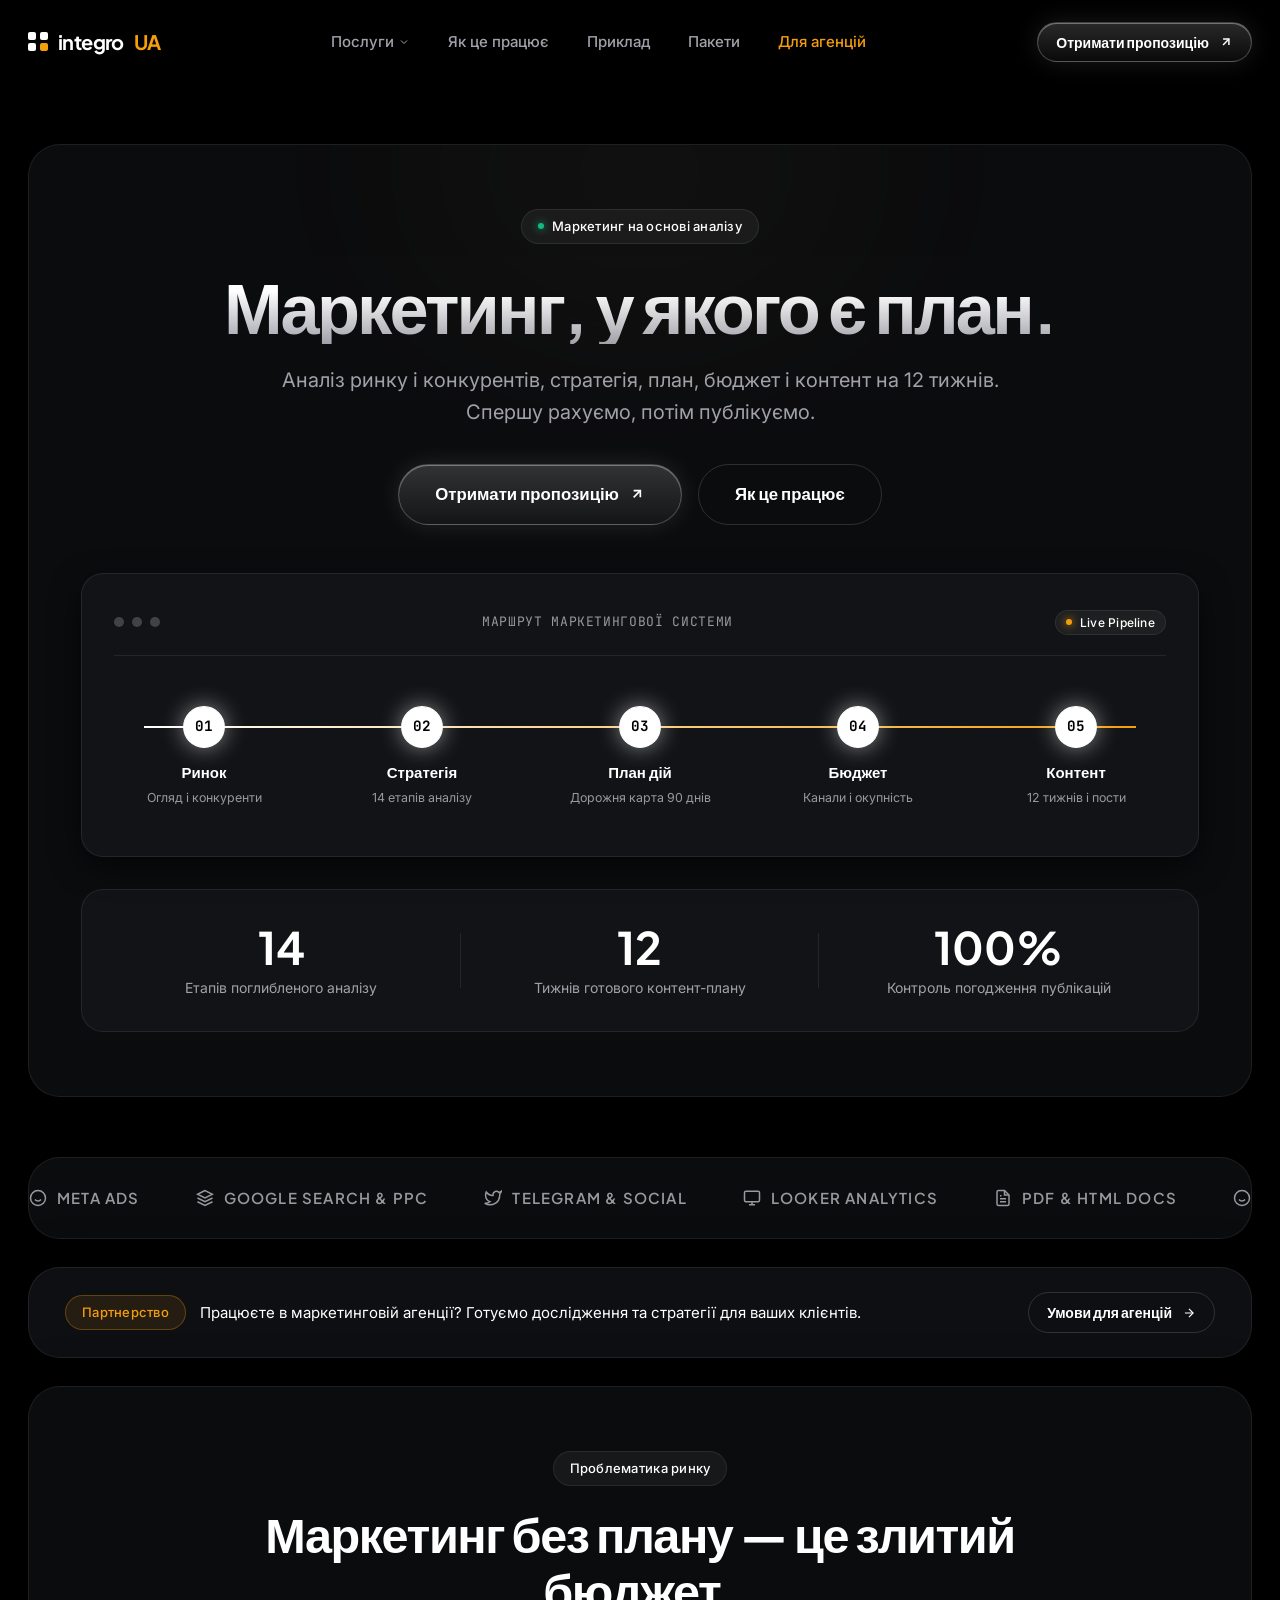
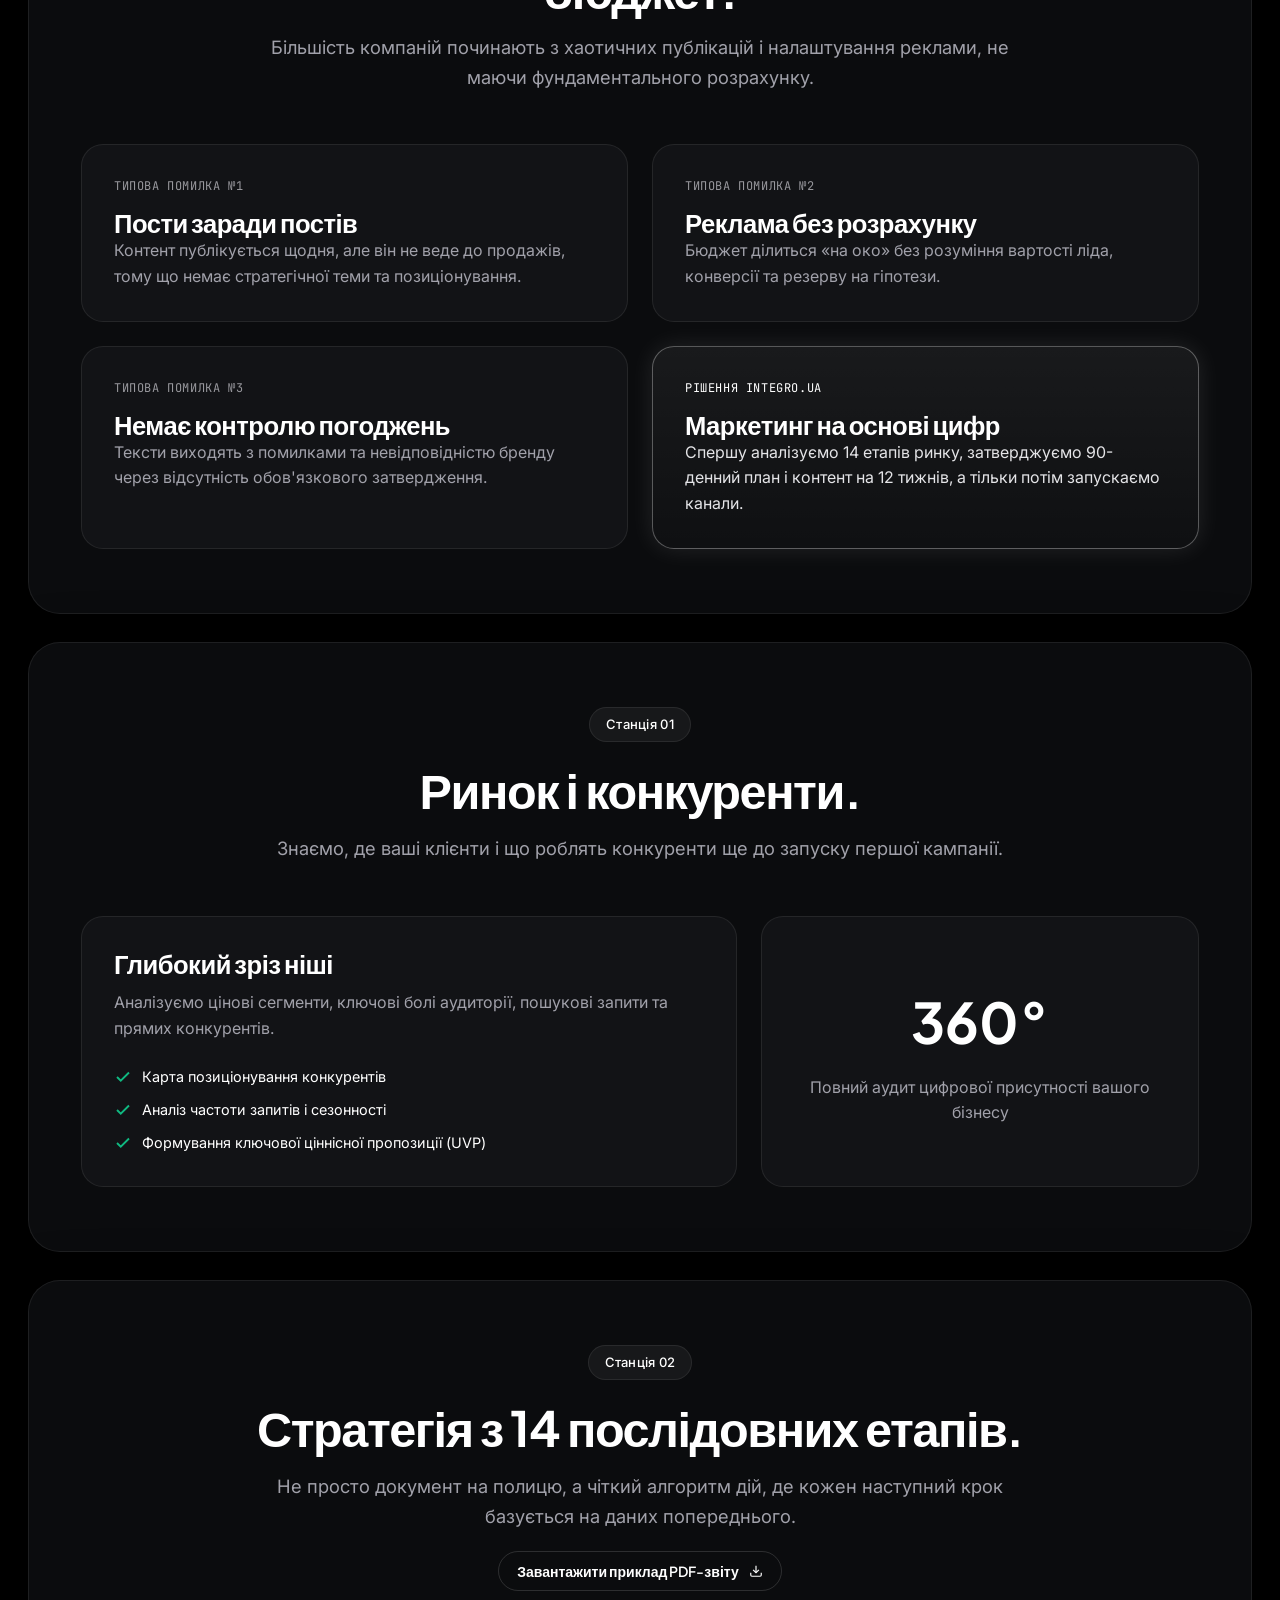
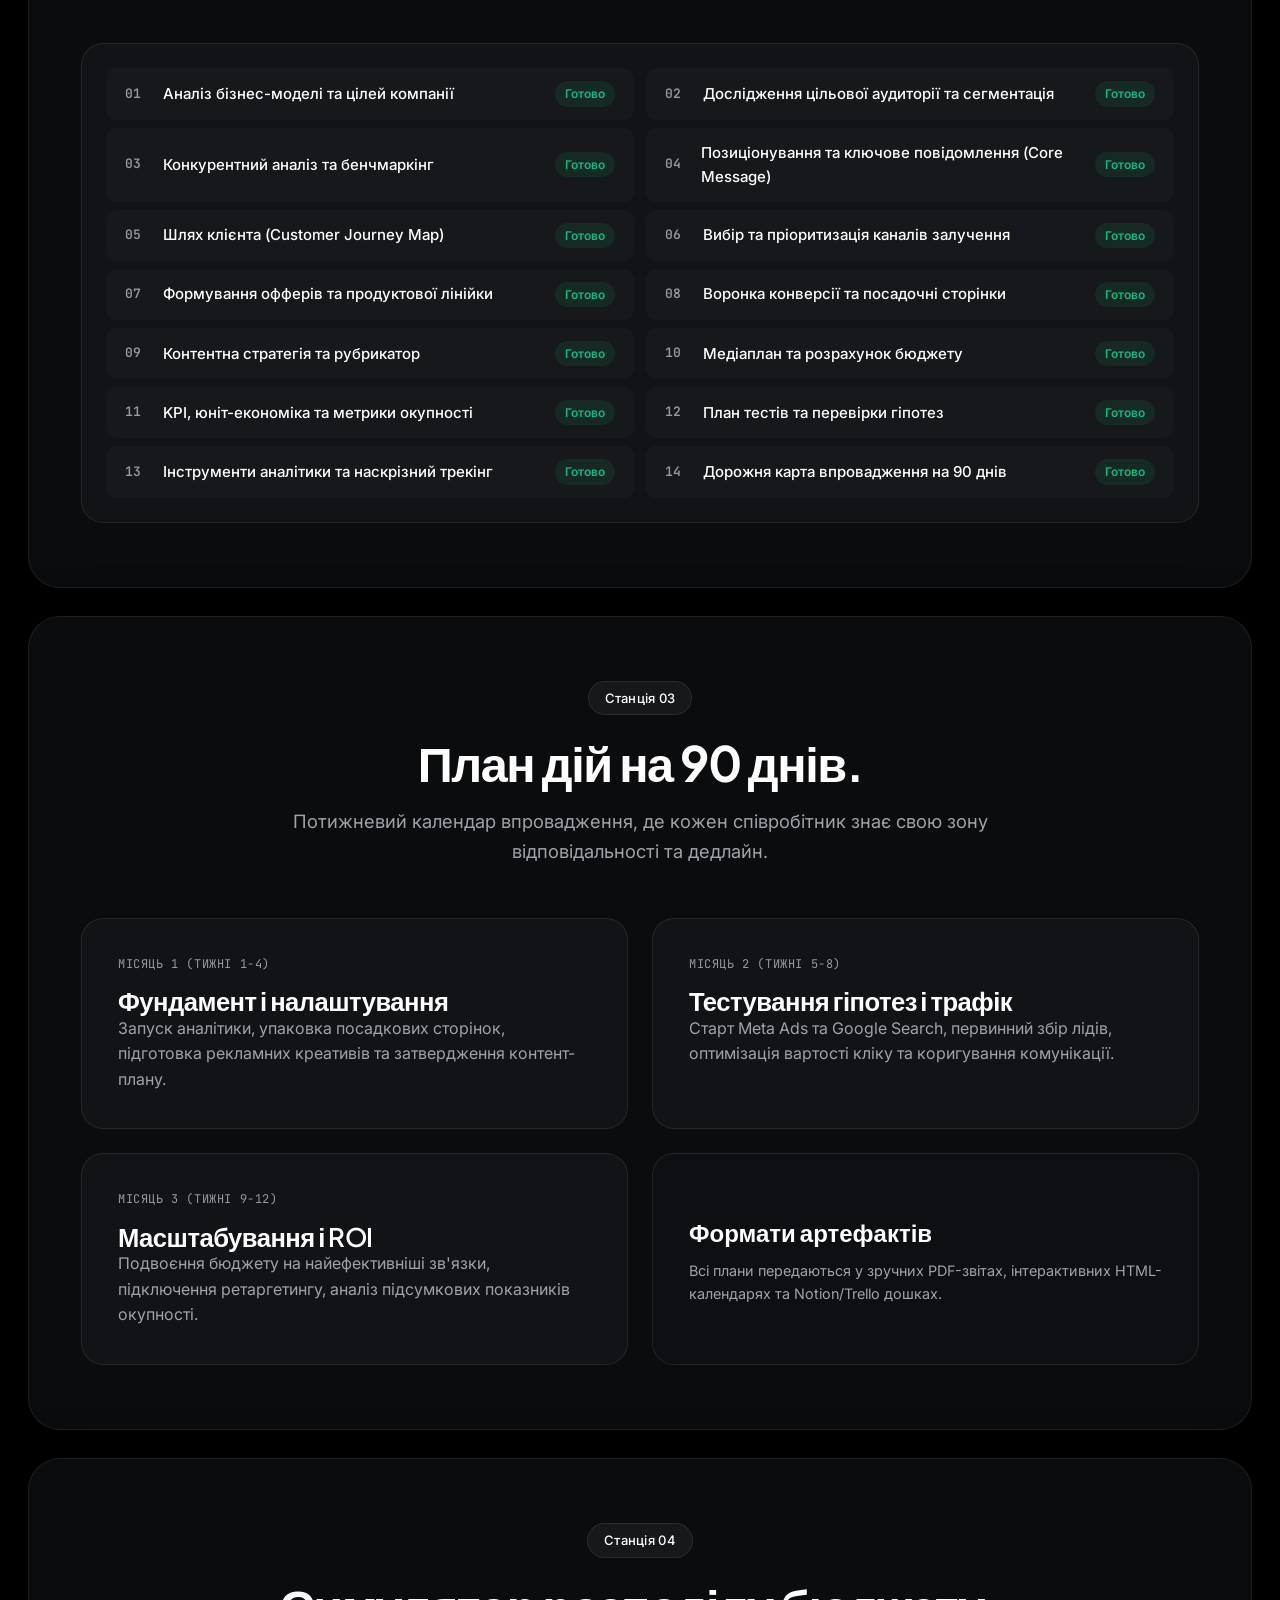
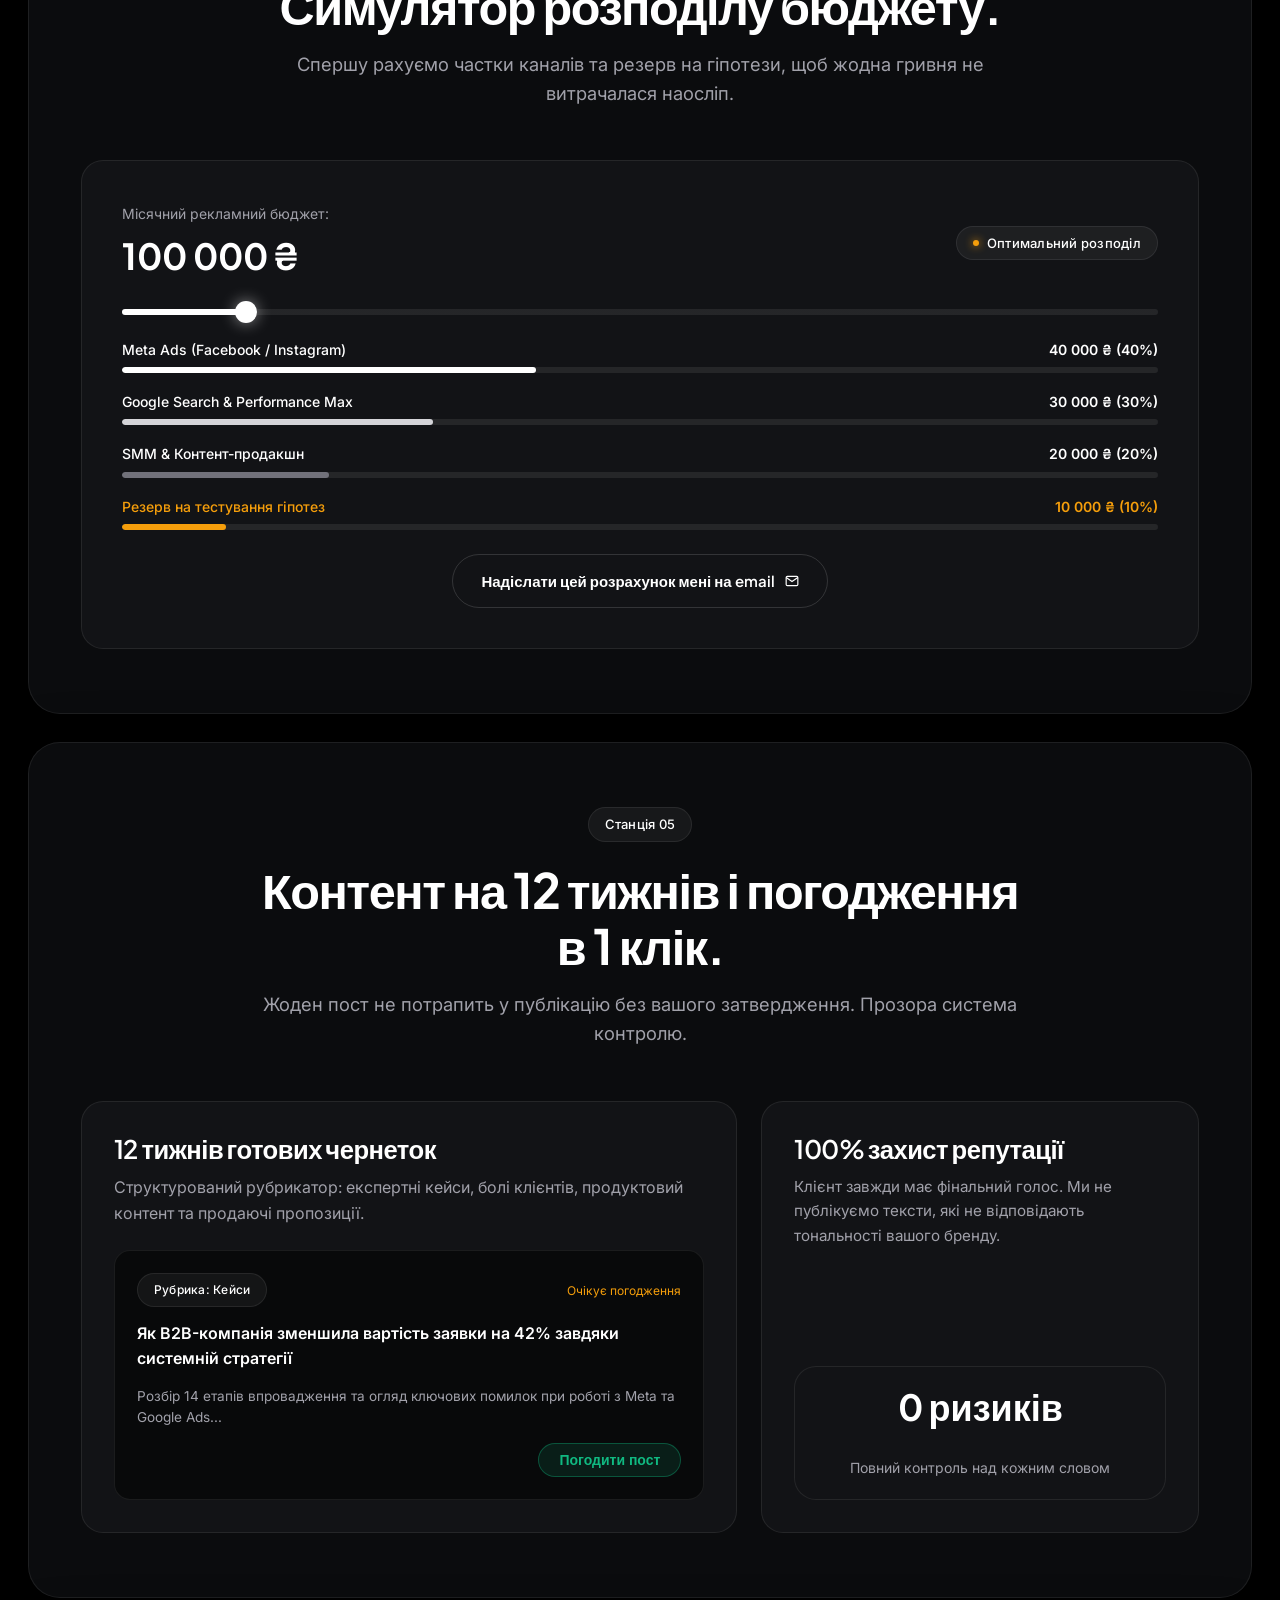
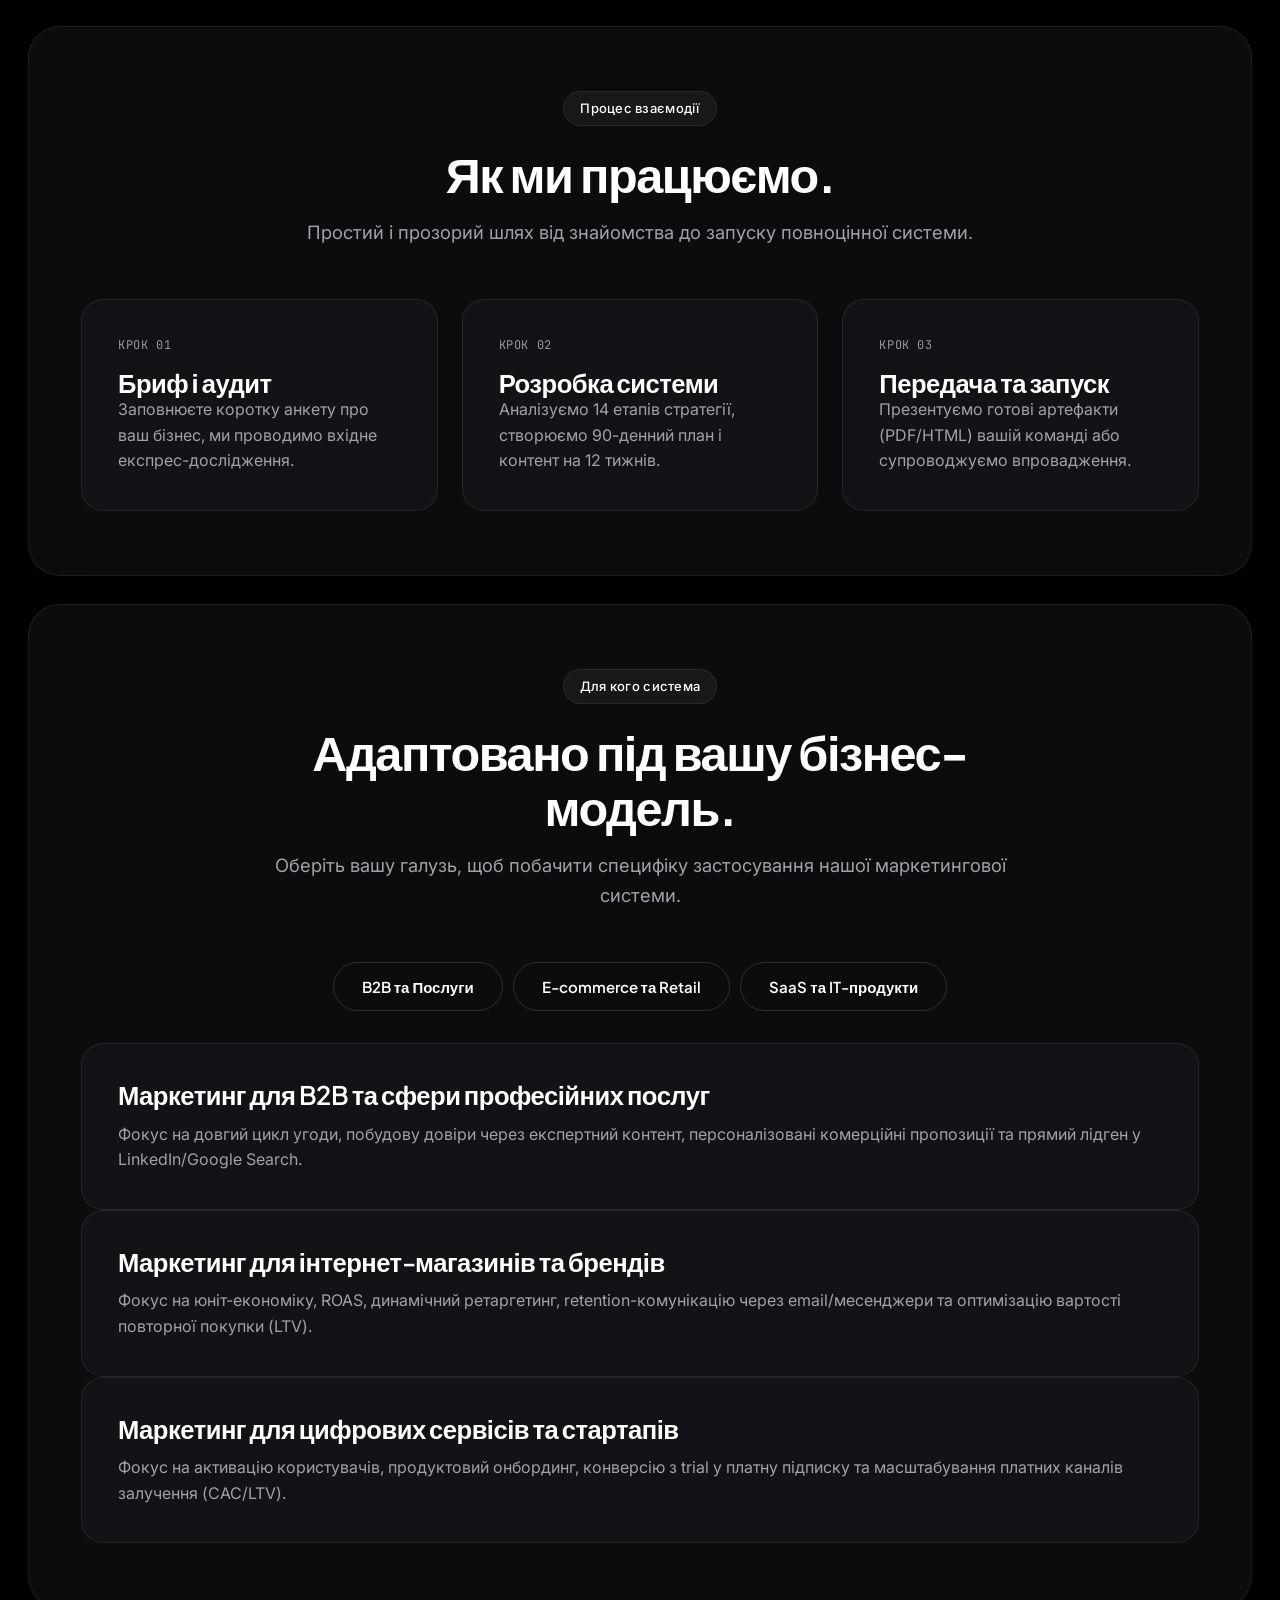
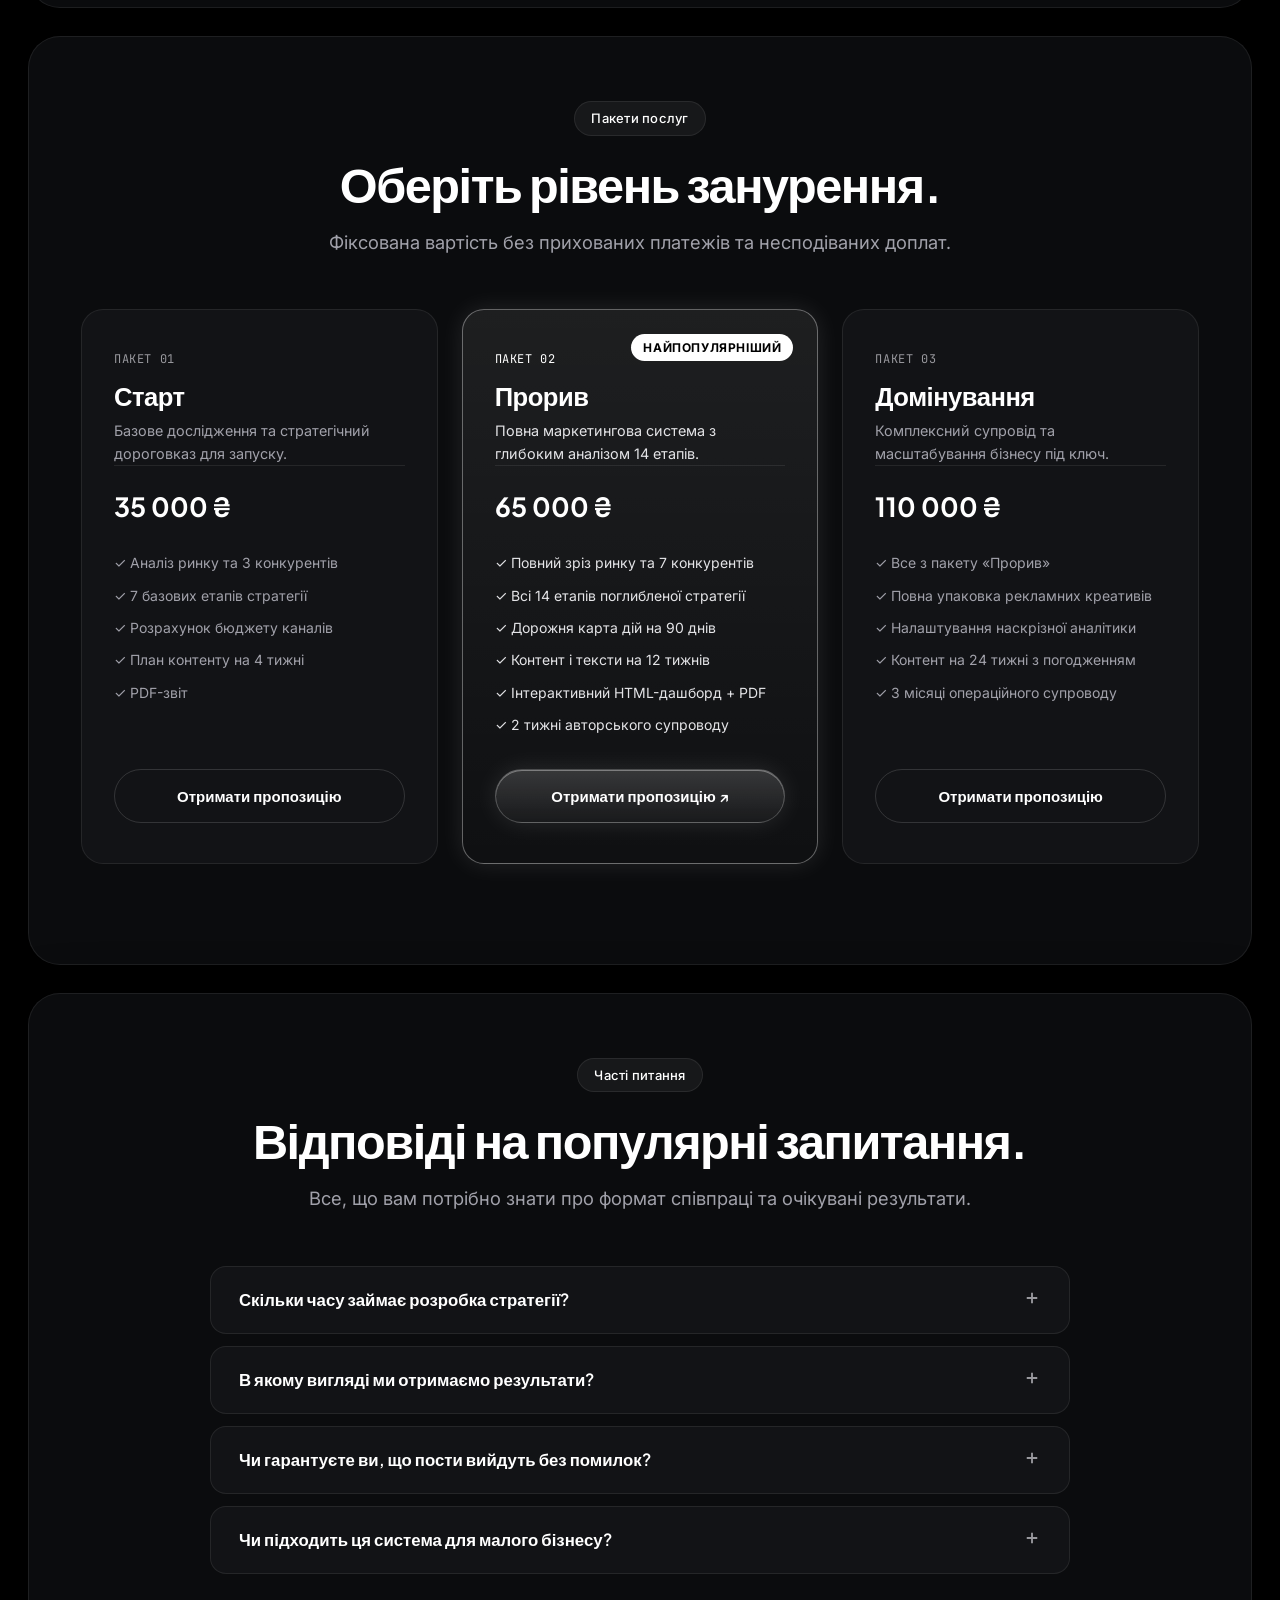
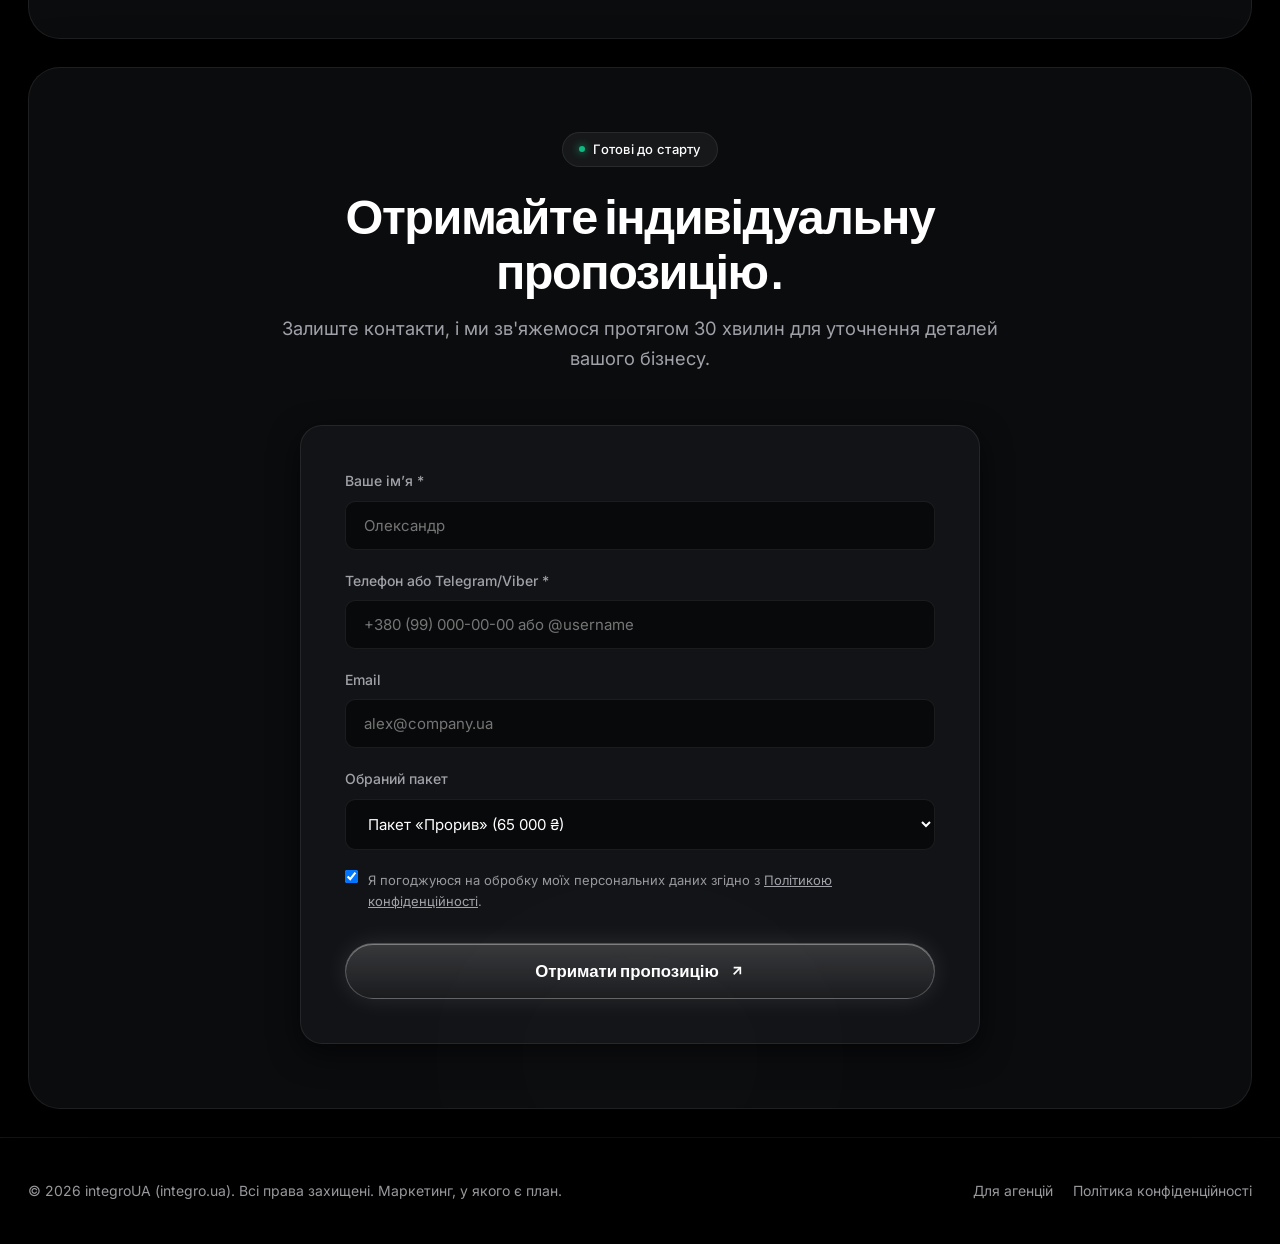
<file: index.html>
<!DOCTYPE html>
<html lang="uk">
<head>
  <meta charset="UTF-8">
  <meta name="viewport" content="width=device-width, initial-scale=1.0">
  <title>integroUA — Маркетинг, у якого є план | integro.ua</title>
  <meta name="description" content="Аналіз ринку і конкурентів, стратегія, план, бюджет і контент на 12 тижнів. Маркетинг на основі аналізу від integroUA.">
  <link rel="canonical" href="https://integro.ua/marketing">
  
  <!-- Open Graph -->
  <meta property="og:type" content="website">
  <meta property="og:url" content="https://integro.ua/marketing">
  <meta property="og:title" content="integroUA — Маркетинг, у якого є план | integro.ua">
  <meta property="og:description" content="Аналіз ринку і конкурентів, стратегія, план, бюджет і контент на 12 тижнів. Спершу рахуємо, потім публікуємо.">
  <meta property="og:image" content="assets/images/og-integroua.svg">
  <meta name="twitter:card" content="summary_large_image">

  <link rel="icon" type="image/svg+xml" href="assets/icons/favicon.svg">
  <link rel="stylesheet" href="css/main.css">

  <!-- Schema.org JSON-LD -->
  <script type="application/ld+json">
  {
    "@context": "https://schema.org",
    "@type": "Organization",
    "name": "integroUA",
    "url": "https://integro.ua",
    "logo": "https://integro.ua/assets/icons/logo.svg"
  }
  </script>
</head>
<body>

  <!-- Navigation Header -->
  <header class="site-header">
    <div class="container">
      <div class="nav-inner">
        <a href="/" class="logo" aria-label="integroUA Marketing">
          <div class="logo-symbol">
            <span class="logo-quad"></span>
            <span class="logo-quad"></span>
            <span class="logo-quad"></span>
            <span class="logo-quad"></span>
          </div>
          integro<span style="color: var(--accent-gold)">UA</span>
        </a>

        <ul class="nav-links">
          <li class="nav-item">
            <a href="#route" class="nav-link">
              Послуги
              <svg width="12" height="12" viewBox="0 0 24 24" fill="none" stroke="currentColor" stroke-width="2"><polyline points="6 9 12 15 18 9"></polyline></svg>
            </a>
            <ul class="dropdown-menu">
              <li><a href="#market" class="dropdown-link"><span class="dropdown-station-dot"></span> 1. Ринок і конкуренти</a></li>
              <li><a href="#strategy" class="dropdown-link"><span class="dropdown-station-dot"></span> 2. Стратегія</a></li>
              <li><a href="#plan" class="dropdown-link"><span class="dropdown-station-dot"></span> 3. План дій</a></li>
              <li><a href="#budget" class="dropdown-link"><span class="dropdown-station-dot"></span> 4. Бюджет</a></li>
              <li><a href="#content" class="dropdown-link"><span class="dropdown-station-dot"></span> 5. Контент і пости</a></li>
            </ul>
          </li>
          <li class="nav-item"><a href="#how" class="nav-link">Як це працює</a></li>
          <li class="nav-item"><a href="#example" class="nav-link">Приклад</a></li>
          <li class="nav-item"><a href="#packages" class="nav-link">Пакети</a></li>
          <li class="nav-item"><a href="agencies.html" class="nav-link" style="color: var(--accent-gold)">Для агенцій</a></li>
        </ul>

        <div style="display: flex; align-items: center; gap: 12px;">
          <a href="#contact" class="btn btn-glass-primary btn-sm">
            <span>Отримати пропозицію</span>
            <svg width="14" height="14" viewBox="0 0 24 24" fill="none" stroke="currentColor" stroke-width="2.5"><line x1="7" y1="17" x2="17" y2="7"></line><polyline points="7 7 17 7 17 17"></polyline></svg>
          </a>
          <button class="mobile-toggle" aria-label="Відкрити меню">
            <svg width="24" height="24" viewBox="0 0 24 24" fill="none" stroke="currentColor" stroke-width="2"><line x1="3" y1="12" x2="21" y2="12"></line><line x1="3" y1="6" x2="21" y2="6"></line><line x1="3" y1="18" x2="21" y2="18"></line></svg>
          </button>
        </div>
      </div>
    </div>
  </header>

  <!-- Mobile Menu -->
  <div class="mobile-menu" aria-hidden="true">
    <ul class="mobile-nav-list">
      <li><a href="#route" class="mobile-nav-link">Маршрут послуг</a></li>
      <li><a href="#market" class="mobile-nav-link">1. Ринок і конкуренти</a></li>
      <li><a href="#strategy" class="mobile-nav-link">2. Стратегія</a></li>
      <li><a href="#plan" class="mobile-nav-link">3. План дій</a></li>
      <li><a href="#budget" class="mobile-nav-link">4. Бюджет</a></li>
      <li><a href="#content" class="mobile-nav-link">5. Контент і пости</a></li>
      <li><a href="#how" class="mobile-nav-link">Як це працює</a></li>
      <li><a href="#example" class="mobile-nav-link">Приклад</a></li>
      <li><a href="#packages" class="mobile-nav-link">Пакети</a></li>
      <li><a href="agencies.html" class="mobile-nav-link" style="color: var(--accent-gold)">Для агенцій</a></li>
    </ul>
    <div style="padding-top: 24px;">
      <a href="#contact" class="btn btn-glass-primary btn-lg" style="width:100%">Отримати пропозицію ↗</a>
    </div>
  </div>

  <div class="mobile-sticky-cta">
    <a href="#contact" class="btn btn-glass-primary">Отримати пропозицію ↗</a>
  </div>

  <main>
    <!-- ====================================================================
         HERO SECTION (PORTFOLITE STYLE)
         ==================================================================== -->
    <section class="hero-section" id="hero">
      <div class="container">
        <div class="section-frame">
          <div class="smoke-glow smoke-glow-top"></div>

          <div class="hero-content">
            <div class="badge-pill">
              <span class="dot"></span>
              <span>Маркетинг на основі аналізу</span>
            </div>
            <h1 class="text-gradient">Маркетинг, у якого є план.</h1>
            <p>Аналіз ринку і конкурентів, стратегія, план, бюджет і контент на 12 тижнів. Спершу рахуємо, потім публікуємо.</p>
            <div class="hero-actions">
              <a href="#contact" class="btn btn-glass-primary btn-lg">
                <span>Отримати пропозицію</span>
                <svg width="16" height="16" viewBox="0 0 24 24" fill="none" stroke="currentColor" stroke-width="2.5"><line x1="7" y1="17" x2="17" y2="7"></line><polyline points="7 7 17 7 17 17"></polyline></svg>
              </a>
              <a href="#how" class="btn btn-outline btn-lg">Як це працює</a>
            </div>
          </div>

          <!-- Route Mockup Container -->
          <div class="hero-mockup-wrapper" id="route">
            <div class="mockup-window-bar">
              <div class="window-dots">
                <span class="window-dot"></span>
                <span class="window-dot"></span>
                <span class="window-dot"></span>
              </div>
              <div class="window-title">Маршрут маркетингової системи</div>
              <div class="badge-pill" style="padding: 2px 10px; font-size: 0.75rem;">
                <span class="dot dot-gold"></span>
                <span>Live Pipeline</span>
              </div>
            </div>

            <div class="route-schematic">
              <div class="route-rail">
                <div class="route-rail-progress"></div>
              </div>

              <a href="#market" class="route-node">
                <div class="node-circle">01</div>
                <div class="node-title">Ринок</div>
                <div class="node-desc">Огляд і конкуренти</div>
              </a>

              <a href="#strategy" class="route-node">
                <div class="node-circle">02</div>
                <div class="node-title">Стратегія</div>
                <div class="node-desc">14 етапів аналізу</div>
              </a>

              <a href="#plan" class="route-node">
                <div class="node-circle">03</div>
                <div class="node-title">План дій</div>
                <div class="node-desc">Дорожня карта 90 днів</div>
              </a>

              <a href="#budget" class="route-node">
                <div class="node-circle">04</div>
                <div class="node-title">Бюджет</div>
                <div class="node-desc">Канали і окупність</div>
              </a>

              <a href="#content" class="route-node">
                <div class="node-circle">05</div>
                <div class="node-title">Контент</div>
                <div class="node-desc">12 тижнів і пости</div>
              </a>
            </div>
          </div>

          <!-- Portfolite 3-Column Stats Bar -->
          <div class="stats-bar">
            <div class="stat-item">
              <div class="stat-value">14</div>
              <div class="stat-label">Етапів поглибленого аналізу</div>
            </div>
            <div class="stat-item">
              <div class="stat-value">12</div>
              <div class="stat-label">Тижнів готового контент-плану</div>
            </div>
            <div class="stat-item">
              <div class="stat-value">100%</div>
              <div class="stat-label">Контроль погодження публікацій</div>
            </div>
          </div>
        </div>
      </div>
    </section>

    <!-- ====================================================================
         LOGO TICKER FRAME
         ==================================================================== -->
    <div class="container">
      <div class="section-frame logo-ticker-frame" style="margin-top:0;">
        <div class="ticker-track">
          <div class="ticker-item"><svg width="18" height="18" viewBox="0 0 24 24" fill="none" stroke="currentColor" stroke-width="2"><circle cx="12" cy="12" r="10"></circle><path d="M8 14s1.5 2 4 2 4-2 4-2"></path><line x1="9" y1="9" x2="9.01" y2="9"></line><line x1="15" y1="9" x2="15.01" y2="9"></line></svg> Meta Ads</div>
          <div class="ticker-item"><svg width="18" height="18" viewBox="0 0 24 24" fill="none" stroke="currentColor" stroke-width="2"><polygon points="12 2 2 7 12 12 22 7 12 2"></polygon><polyline points="2 17 12 22 22 17"></polyline><polyline points="2 12 12 17 22 12"></polyline></svg> Google Search & PPC</div>
          <div class="ticker-item"><svg width="18" height="18" viewBox="0 0 24 24" fill="none" stroke="currentColor" stroke-width="2"><path d="M23 3a10.9 10.9 0 0 1-3.14 1.53 4.48 4.48 0 0 0-7.86 3v1A10.66 10.66 0 0 1 3 4s-4 9 5 13a11.64 11.64 0 0 1-7 2c9 5 20 0 20-11.5a4.5 4.5 0 0 0-.08-.83A7.72 7.72 0 0 0 23 3z"></path></svg> Telegram & Social</div>
          <div class="ticker-item"><svg width="18" height="18" viewBox="0 0 24 24" fill="none" stroke="currentColor" stroke-width="2"><rect x="2" y="3" width="20" height="14" rx="2" ry="2"></rect><line x1="8" y1="21" x2="16" y2="21"></line><line x1="12" y1="17" x2="12" y2="21"></line></svg> Looker Analytics</div>
          <div class="ticker-item"><svg width="18" height="18" viewBox="0 0 24 24" fill="none" stroke="currentColor" stroke-width="2"><path d="M14 2H6a2 2 0 0 0-2 2v16a2 2 0 0 0 2 2h12a2 2 0 0 0 2-2V8z"></path><polyline points="14 2 14 8 20 8"></polyline><line x1="16" y1="13" x2="8" y2="13"></line><line x1="16" y1="17" x2="8" y2="17"></line><polyline points="10 9 9 9 8 9"></polyline></svg> PDF & HTML Docs</div>
          <!-- Repeat for smooth infinite scroll -->
          <div class="ticker-item"><svg width="18" height="18" viewBox="0 0 24 24" fill="none" stroke="currentColor" stroke-width="2"><circle cx="12" cy="12" r="10"></circle><path d="M8 14s1.5 2 4 2 4-2 4-2"></path><line x1="9" y1="9" x2="9.01" y2="9"></line><line x1="15" y1="9" x2="15.01" y2="9"></line></svg> Meta Ads</div>
          <div class="ticker-item"><svg width="18" height="18" viewBox="0 0 24 24" fill="none" stroke="currentColor" stroke-width="2"><polygon points="12 2 2 7 12 12 22 7 12 2"></polygon><polyline points="2 17 12 22 22 17"></polyline><polyline points="2 12 12 17 22 12"></polyline></svg> Google Search & PPC</div>
          <div class="ticker-item"><svg width="18" height="18" viewBox="0 0 24 24" fill="none" stroke="currentColor" stroke-width="2"><path d="M23 3a10.9 10.9 0 0 1-3.14 1.53 4.48 4.48 0 0 0-7.86 3v1A10.66 10.66 0 0 1 3 4s-4 9 5 13a11.64 11.64 0 0 1-7 2c9 5 20 0 20-11.5a4.5 4.5 0 0 0-.08-.83A7.72 7.72 0 0 0 23 3z"></path></svg> Telegram & Social</div>
        </div>
      </div>
    </div>

    <!-- ====================================================================
         AGENCY BAND
         ==================================================================== -->
    <div class="container">
      <div class="section-frame" style="padding: 24px 36px; margin-top: 0; background: #0E0F12;">
        <div style="display: flex; align-items: center; justify-content: space-between; flex-wrap: wrap; gap: 16px;">
          <div style="display: flex; align-items: center; gap: 14px;">
            <div class="badge-pill" style="background: rgba(245, 158, 11, 0.1); border-color: rgba(245, 158, 11, 0.3); color: var(--accent-gold)">Партнерство</div>
            <span style="font-size: 0.9375rem; color: var(--text-primary);">Працюєте в маркетинговій агенції? Готуємо дослідження та стратегії для ваших клієнтів.</span>
          </div>
          <a href="agencies.html" class="btn btn-outline btn-sm">
            <span>Умови для агенцій</span>
            <svg width="14" height="14" viewBox="0 0 24 24" fill="none" stroke="currentColor" stroke-width="2"><line x1="5" y1="12" x2="19" y2="12"></line><polyline points="12 5 19 12 12 19"></polyline></svg>
          </a>
        </div>
      </div>
    </div>

    <!-- ====================================================================
         PROBLEMS & 2x2 MATRIX
         ==================================================================== -->
    <section class="container" id="problems">
      <div class="section-frame">
        <div class="section-header">
          <div class="badge-pill">Проблематика ринку</div>
          <h2>Маркетинг без плану — це злитий бюджет.</h2>
          <p>Більшість компаній починають з хаотичних публікацій і налаштування реклами, не маючи фундаментального розрахунку.</p>
        </div>

        <div class="matrix-grid">
          <div class="matrix-card">
            <div class="matrix-tag">Типова помилка №1</div>
            <h3>Пости заради постів</h3>
            <p>Контент публікується щодня, але він не веде до продажів, тому що немає стратегічної теми та позиціонування.</p>
          </div>
          <div class="matrix-card">
            <div class="matrix-tag">Типова помилка №2</div>
            <h3>Реклама без розрахунку</h3>
            <p>Бюджет ділиться «на око» без розуміння вартості ліда, конверсії та резерву на гіпотези.</p>
          </div>
          <div class="matrix-card">
            <div class="matrix-tag">Типова помилка №3</div>
            <h3>Немає контролю погоджень</h3>
            <p>Тексти виходять з помилками та невідповідністю бренду через відсутність обов'язкового затвердження.</p>
          </div>
          <div class="matrix-card featured-matrix">
            <div class="matrix-tag" style="color: #FFFFFF;">Рішення Integro.ua</div>
            <h3 style="color: #FFFFFF;">Маркетинг на основі цифр</h3>
            <p style="color: #E4E4E7;">Спершу аналізуємо 14 етапів ринку, затверджуємо 90-денний план і контент на 12 тижнів, а тільки потім запускаємо канали.</p>
          </div>
        </div>
      </div>
    </section>

    <!-- ====================================================================
         STATION 1: MARKET & COMPETITORS
         ==================================================================== -->
    <section class="container" id="market">
      <div class="section-frame">
        <div class="section-header">
          <div class="badge-pill">Станція 01</div>
          <h2>Ринок і конкуренти.</h2>
          <p>Знаємо, де ваші клієнти і що роблять конкуренти ще до запуску першої кампанії.</p>
        </div>

        <div class="bento-grid">
          <div class="bento-cell">
            <h3 style="margin-bottom: 12px;">Глибокий зріз ніші</h3>
            <p style="margin-bottom: 24px;">Аналізуємо цінові сегменти, ключові болі аудиторії, пошукові запити та прямих конкурентів.</p>
            <div style="display: flex; flex-direction: column; gap: 10px;">
              <div style="display: flex; align-items: center; gap: 10px; font-size: 0.9rem; color: var(--text-primary);">
                <svg width="18" height="18" viewBox="0 0 24 24" fill="none" stroke="var(--accent-emerald)" stroke-width="2.5"><polyline points="20 6 9 17 4 12"></polyline></svg>
                Карта позиціонування конкурентів
              </div>
              <div style="display: flex; align-items: center; gap: 10px; font-size: 0.9rem; color: var(--text-primary);">
                <svg width="18" height="18" viewBox="0 0 24 24" fill="none" stroke="var(--accent-emerald)" stroke-width="2.5"><polyline points="20 6 9 17 4 12"></polyline></svg>
                Аналіз частоти запитів і сезонності
              </div>
              <div style="display: flex; align-items: center; gap: 10px; font-size: 0.9rem; color: var(--text-primary);">
                <svg width="18" height="18" viewBox="0 0 24 24" fill="none" stroke="var(--accent-emerald)" stroke-width="2.5"><polyline points="20 6 9 17 4 12"></polyline></svg>
                Формування ключової ціннісної пропозиції (UVP)
              </div>
            </div>
          </div>
          <div class="bento-cell" style="display: flex; flex-direction: column; justify-content: center; text-align: center;">
            <div style="font-family: var(--font-display); font-size: 3.5rem; font-weight: 700; color: #FFFFFF;">360°</div>
            <div style="font-size: 1rem; color: var(--text-secondary); margin-top: 8px;">Повний аудит цифрової присутності вашого бізнесу</div>
          </div>
        </div>
      </div>
    </section>

    <!-- ====================================================================
         STATION 2: STRATEGY (14 STAGES)
         ==================================================================== -->
    <section class="container" id="strategy">
      <div class="section-frame">
        <div class="section-header">
          <div class="badge-pill">Станція 02</div>
          <h2>Стратегія з 14 послідовних етапів.</h2>
          <p>Не просто документ на полицю, а чіткий алгоритм дій, де кожен наступний крок базується на даних попереднього.</p>
          <div style="margin-top: 20px;">
            <a href="assets/integro-strategy-example.pdf" download class="btn btn-outline btn-sm">
              <span>Завантажити приклад PDF-звіту</span>
              <svg width="14" height="14" viewBox="0 0 24 24" fill="none" stroke="currentColor" stroke-width="2"><path d="M21 15v4a2 2 0 0 1-2 2H5a2 2 0 0 1-2-2v-4"></path><polyline points="7 10 12 15 17 10"></polyline><line x1="12" y1="15" x2="12" y2="3"></line></svg>
            </a>
          </div>
        </div>

        <div class="stages-box">
          <ul class="stages-list">
            <li class="stage-item"><div class="stage-left"><span class="stage-num">01</span><span class="stage-name">Аналіз бізнес-моделі та цілей компанії</span></div><span class="stage-status">Готово</span></li>
            <li class="stage-item"><div class="stage-left"><span class="stage-num">02</span><span class="stage-name">Дослідження цільової аудиторії та сегментація</span></div><span class="stage-status">Готово</span></li>
            <li class="stage-item"><div class="stage-left"><span class="stage-num">03</span><span class="stage-name">Конкурентний аналіз та бенчмаркінг</span></div><span class="stage-status">Готово</span></li>
            <li class="stage-item"><div class="stage-left"><span class="stage-num">04</span><span class="stage-name">Позиціонування та ключове повідомлення (Core Message)</span></div><span class="stage-status">Готово</span></li>
            <li class="stage-item"><div class="stage-left"><span class="stage-num">05</span><span class="stage-name">Шлях клієнта (Customer Journey Map)</span></div><span class="stage-status">Готово</span></li>
            <li class="stage-item"><div class="stage-left"><span class="stage-num">06</span><span class="stage-name">Вибір та пріоритизація каналів залучення</span></div><span class="stage-status">Готово</span></li>
            <li class="stage-item"><div class="stage-left"><span class="stage-num">07</span><span class="stage-name">Формування офферів та продуктової лінійки</span></div><span class="stage-status">Готово</span></li>
            <li class="stage-item"><div class="stage-left"><span class="stage-num">08</span><span class="stage-name">Воронка конверсії та посадочні сторінки</span></div><span class="stage-status">Готово</span></li>
            <li class="stage-item"><div class="stage-left"><span class="stage-num">09</span><span class="stage-name">Контентна стратегія та рубрикатор</span></div><span class="stage-status">Готово</span></li>
            <li class="stage-item"><div class="stage-left"><span class="stage-num">10</span><span class="stage-name">Медіаплан та розрахунок бюджету</span></div><span class="stage-status">Готово</span></li>
            <li class="stage-item"><div class="stage-left"><span class="stage-num">11</span><span class="stage-name">KPI, юніт-економіка та метрики окупності</span></div><span class="stage-status">Готово</span></li>
            <li class="stage-item"><div class="stage-left"><span class="stage-num">12</span><span class="stage-name">План тестів та перевірки гіпотез</span></div><span class="stage-status">Готово</span></li>
            <li class="stage-item"><div class="stage-left"><span class="stage-num">13</span><span class="stage-name">Інструменти аналітики та наскрізний трекінг</span></div><span class="stage-status">Готово</span></li>
            <li class="stage-item"><div class="stage-left"><span class="stage-num">14</span><span class="stage-name">Дорожня карта впровадження на 90 днів</span></div><span class="stage-status">Готово</span></li>
          </ul>
        </div>
      </div>
    </section>

    <!-- ====================================================================
         STATION 3: 90 DAYS ACTION PLAN
         ==================================================================== -->
    <section class="container" id="plan">
      <div class="section-frame">
        <div class="section-header">
          <div class="badge-pill">Станція 03</div>
          <h2>План дій на 90 днів.</h2>
          <p>Потижневий календар впровадження, де кожен співробітник знає свою зону відповідальності та дедлайн.</p>
        </div>

        <div class="matrix-grid">
          <div class="card">
            <div class="matrix-tag">Місяць 1 (Тижні 1-4)</div>
            <h3>Фундамент і налаштування</h3>
            <p>Запуск аналітики, упаковка посадкових сторінок, підготовка рекламних креативів та затвердження контент-плану.</p>
          </div>
          <div class="card">
            <div class="matrix-tag">Місяць 2 (Тижні 5-8)</div>
            <h3>Тестування гіпотез і трафік</h3>
            <p>Старт Meta Ads та Google Search, первинний збір лідів, оптимізація вартості кліку та коригування комунікації.</p>
          </div>
          <div class="card">
            <div class="matrix-tag">Місяць 3 (Тижні 9-12)</div>
            <h3>Масштабування і ROI</h3>
            <p>Подвоєння бюджету на найефективніші зв'язки, підключення ретаргетингу, аналіз підсумкових показників окупності.</p>
          </div>
          <div class="card" style="display: flex; flex-direction: column; justify-content: center; background: #0E0F12;">
            <div style="font-family: var(--font-display); font-size: 1.5rem; font-weight: 700; color: #FFFFFF; margin-bottom: 8px;">Формати артефактів</div>
            <p style="font-size: 0.9rem;">Всі плани передаються у зручних PDF-звітах, інтерактивних HTML-календарях та Notion/Trello дошках.</p>
          </div>
        </div>
      </div>
    </section>

    <!-- ====================================================================
         STATION 4: BUDGET SIMULATOR
         ==================================================================== -->
    <section class="container" id="budget">
      <div class="section-frame">
        <div class="section-header">
          <div class="badge-pill">Станція 04</div>
          <h2>Симулятор розподілу бюджету.</h2>
          <p>Спершу рахуємо частки каналів та резерв на гіпотези, щоб жодна гривня не витрачалася наосліп.</p>
        </div>

        <div class="budget-simulator-card">
          <div style="display: flex; justify-content: space-between; align-items: center; flex-wrap: wrap; gap: 12px;">
            <div>
              <span style="font-size: 0.875rem; color: var(--text-secondary);">Місячний рекламний бюджет:</span>
              <div class="budget-amount-display" id="budget-total-val">100 000 ₴</div>
            </div>
            <div class="badge-pill">
              <span class="dot dot-gold"></span>
              <span>Оптимальний розподіл</span>
            </div>
          </div>

          <input type="range" class="range-slider" id="budget-slider" min="50000" max="500000" step="10000" value="100000" aria-label="Бюджетний слайдер">

          <div class="budget-channel-bars">
            <div class="channel-bar-item">
              <div class="channel-bar-header">
                <span style="color: #FFFFFF;">Meta Ads (Facebook / Instagram)</span>
                <span id="val-meta" style="color: #FFFFFF; font-weight: 600;">40 000 ₴ (40%)</span>
              </div>
              <div class="channel-progress"><div class="channel-fill fill-meta"></div></div>
            </div>
            <div class="channel-bar-item">
              <div class="channel-bar-header">
                <span style="color: #FFFFFF;">Google Search & Performance Max</span>
                <span id="val-google" style="color: #FFFFFF; font-weight: 600;">30 000 ₴ (30%)</span>
              </div>
              <div class="channel-progress"><div class="channel-fill fill-google"></div></div>
            </div>
            <div class="channel-bar-item">
              <div class="channel-bar-header">
                <span style="color: #FFFFFF;">SMM & Контент-продакшн</span>
                <span id="val-smm" style="color: #FFFFFF; font-weight: 600;">20 000 ₴ (20%)</span>
              </div>
              <div class="channel-progress"><div class="channel-fill fill-smm"></div></div>
            </div>
            <div class="channel-bar-item">
              <div class="channel-bar-header">
                <span style="color: var(--accent-gold);">Резерв на тестування гіпотез</span>
                <span id="val-reserve" style="color: var(--accent-gold); font-weight: 600;">10 000 ₴ (10%)</span>
              </div>
              <div class="channel-progress"><div class="channel-fill fill-reserve"></div></div>
            </div>
          </div>

          <div style="margin-top: 24px; display: flex; justify-content: center;">
            <a href="#lead" class="btn btn-outline" data-simulator-cta>
              <span>Надіслати цей розрахунок мені на email</span>
              <svg width="14" height="14" viewBox="0 0 24 24" fill="none" stroke="currentColor" stroke-width="2"><rect x="2" y="4" width="20" height="16" rx="2"></rect><polyline points="22,6 12,13 2,6"></polyline></svg>
            </a>
          </div>
        </div>
      </div>
    </section>

    <!-- ====================================================================
         STATION 5: CONTENT & POST APPROVAL
         ==================================================================== -->
    <section class="container" id="content">
      <div class="section-frame">
        <div class="section-header">
          <div class="badge-pill">Станція 05</div>
          <h2>Контент на 12 тижнів і погодження в 1 клік.</h2>
          <p>Жоден пост не потрапить у публікацію без вашого затвердження. Прозора система контролю.</p>
        </div>

        <div class="bento-grid">
          <div class="bento-cell">
            <h3 style="margin-bottom: 12px;">12 тижнів готових чернеток</h3>
            <p style="margin-bottom: 24px;">Структурований рубрикатор: експертні кейси, болі клієнтів, продуктовий контент та продаючі пропозиції.</p>
            
            <div class="demo-post-card">
              <div style="display: flex; justify-content: space-between; align-items: center;">
                <span class="badge-pill" style="font-size: 0.75rem;">Рубрика: Кейси</span>
                <span id="demo-stamp-wrap">
                  <span style="font-size: 0.75rem; color: var(--accent-gold);">Очікує погодження</span>
                </span>
              </div>
              <div style="font-weight: 600; font-size: 1rem; color: #FFFFFF;">Як B2B-компанія зменшила вартість заявки на 42% завдяки системній стратегії</div>
              <p style="font-size: 0.85rem;">Розбір 14 етапів впровадження та огляд ключових помилок при роботі з Meta та Google Ads...</p>
              <div style="display: flex; justify-content: flex-end;">
                <button type="button" class="btn-approve" id="demo-approve-btn">Погодити пост</button>
              </div>
            </div>
          </div>

          <div class="bento-cell" style="display: flex; flex-direction: column; justify-content: space-between;">
            <div>
              <h3 style="margin-bottom: 12px;">100% захист репутації</h3>
              <p style="font-size: 0.95rem; margin-bottom: 20px;">Клієнт завжди має фінальний голос. Ми не публікуємо тексти, які не відповідають тональності вашого бренду.</p>
            </div>
            <div class="stats-bar" style="grid-template-columns: 1fr; margin-top: 0; padding: 20px;">
              <div class="stat-value" style="font-size: 2.25rem;">0 ризиків</div>
              <div class="stat-label">Повний контроль над кожним словом</div>
            </div>
          </div>
        </div>
      </div>
    </section>

    <!-- ====================================================================
         HOW IT WORKS (3 STEPS)
         ==================================================================== -->
    <section class="container" id="how">
      <div class="section-frame">
        <div class="section-header">
          <div class="badge-pill">Процес взаємодії</div>
          <h2>Як ми працюємо.</h2>
          <p>Простий і прозорий шлях від знайомства до запуску повноцінної системи.</p>
        </div>

        <div class="matrix-grid" style="grid-template-columns: repeat(3, 1fr);">
          <div class="card">
            <div class="matrix-tag">Крок 01</div>
            <h3>Бриф і аудит</h3>
            <p>Заповнюєте коротку анкету про ваш бізнес, ми проводимо вхідне експрес-дослідження.</p>
          </div>
          <div class="card">
            <div class="matrix-tag">Крок 02</div>
            <h3>Розробка системи</h3>
            <p>Аналізуємо 14 етапів стратегії, створюємо 90-денний план і контент на 12 тижнів.</p>
          </div>
          <div class="card">
            <div class="matrix-tag">Крок 03</div>
            <h3>Передача та запуск</h3>
            <p>Презентуємо готові артефакти (PDF/HTML) вашій команді або супроводжуємо впровадження.</p>
          </div>
        </div>
      </div>
    </section>

    <!-- ====================================================================
         AUDIENCE TABS & EXAMPLES
         ==================================================================== -->
    <section class="container" id="example">
      <div class="section-frame">
        <div class="section-header">
          <div class="badge-pill">Для кого система</div>
          <h2>Адаптовано під вашу бізнес-модель.</h2>
          <p>Оберіть вашу галузь, щоб побачити специфіку застосування нашої маркетингової системи.</p>
        </div>

        <div style="display: flex; justify-content: center; gap: 10px; margin-bottom: 32px; flex-wrap: wrap;">
          <button type="button" class="btn btn-outline tab-btn active" data-tab="b2b">B2B та Послуги</button>
          <button type="button" class="btn btn-outline tab-btn" data-tab="ecom">E-commerce та Retail</button>
          <button type="button" class="btn btn-outline tab-btn" data-tab="saas">SaaS та IT-продукти</button>
        </div>

        <div class="tab-content-panel active" id="tab-b2b">
          <div class="card">
            <h3>Маркетинг для B2B та сфери професійних послуг</h3>
            <p style="margin-top: 12px;">Фокус на довгий цикл угоди, побудову довіри через експертний контент, персоналізовані комерційні пропозиції та прямий лідген у LinkedIn/Google Search.</p>
          </div>
        </div>

        <div class="tab-content-panel" id="tab-ecom">
          <div class="card">
            <h3>Маркетинг для інтернет-магазинів та брендів</h3>
            <p style="margin-top: 12px;">Фокус на юніт-економіку, ROAS, динамічний ретаргетинг, retention-комунікацію через email/месенджери та оптимізацію вартості повторної покупки (LTV).</p>
          </div>
        </div>

        <div class="tab-content-panel" id="tab-saas">
          <div class="card">
            <h3>Маркетинг для цифрових сервісів та стартапів</h3>
            <p style="margin-top: 12px;">Фокус на активацію користувачів, продуктовий онбординг, конверсію з trial у платну підписку та масштабування платних каналів залучення (CAC/LTV).</p>
          </div>
        </div>
      </div>
    </section>

    <!-- ====================================================================
         PACKAGES / PRICING (3 TIERS)
         ==================================================================== -->
    <section class="container" id="packages">
      <div class="section-frame">
        <div class="section-header">
          <div class="badge-pill">Пакети послуг</div>
          <h2>Оберіть рівень занурення.</h2>
          <p>Фіксована вартість без прихованих платежів та несподіваних доплат.</p>
        </div>

        <div class="packages-grid">
          <!-- Tier 1: Start -->
          <div class="package-card" data-package="Старт">
            <div>
              <div class="matrix-tag">Пакет 01</div>
              <h3>Старт</h3>
              <p style="font-size: 0.9rem; margin-top: 8px;">Базове дослідження та стратегічний дороговказ для запуску.</p>
              <div class="package-price">35 000 ₴</div>
              <ul style="list-style: none; display: flex; flex-direction: column; gap: 10px; font-size: 0.875rem; color: var(--text-secondary);">
                <li>✓ Аналіз ринку та 3 конкурентів</li>
                <li>✓ 7 базових етапів стратегії</li>
                <li>✓ Розрахунок бюджету каналів</li>
                <li>✓ План контенту на 4 тижні</li>
                <li>✓ PDF-звіт</li>
              </ul>
            </div>
            <div style="margin-top: 32px;">
              <a href="#contact" class="btn btn-outline btn-select-package" style="width: 100%;">Отримати пропозицію</a>
            </div>
          </div>

          <!-- Tier 2: Breakthrough (Featured) -->
          <div class="package-card featured" data-package="Прорив">
            <span class="package-badge">Найпопулярніший</span>
            <div>
              <div class="matrix-tag" style="color: #FFFFFF;">Пакет 02</div>
              <h3 style="color: #FFFFFF;">Прорив</h3>
              <p style="font-size: 0.9rem; margin-top: 8px; color: #E4E4E7;">Повна маркетингова система з глибоким аналізом 14 етапів.</p>
              <div class="package-price" style="color: #FFFFFF;">65 000 ₴</div>
              <ul style="list-style: none; display: flex; flex-direction: column; gap: 10px; font-size: 0.875rem; color: #E4E4E7;">
                <li>✓ Повний зріз ринку та 7 конкурентів</li>
                <li>✓ Всі 14 етапів поглибленої стратегії</li>
                <li>✓ Дорожня карта дій на 90 днів</li>
                <li>✓ Контент і тексти на 12 тижнів</li>
                <li>✓ Інтерактивний HTML-дашборд + PDF</li>
                <li>✓ 2 тижні авторського супроводу</li>
              </ul>
            </div>
            <div style="margin-top: 32px;">
              <a href="#contact" class="btn btn-glass-primary btn-select-package" style="width: 100%;">Отримати пропозицію ↗</a>
            </div>
          </div>

          <!-- Tier 3: Dominance -->
          <div class="package-card" data-package="Домінування">
            <div>
              <div class="matrix-tag">Пакет 03</div>
              <h3>Домінування</h3>
              <p style="font-size: 0.9rem; margin-top: 8px;">Комплексний супровід та масштабування бізнесу під ключ.</p>
              <div class="package-price">110 000 ₴</div>
              <ul style="list-style: none; display: flex; flex-direction: column; gap: 10px; font-size: 0.875rem; color: var(--text-secondary);">
                <li>✓ Все з пакету «Прорив»</li>
                <li>✓ Повна упаковка рекламних креативів</li>
                <li>✓ Налаштування наскрізної аналітики</li>
                <li>✓ Контент на 24 тижні з погодженням</li>
                <li>✓ 3 місяці операційного супроводу</li>
              </ul>
            </div>
            <div style="margin-top: 32px;">
              <a href="#contact" class="btn btn-outline btn-select-package" style="width: 100%;">Отримати пропозицію</a>
            </div>
          </div>
        </div>
      </div>
    </section>

    <!-- ====================================================================
         FAQ ACCORDION
         ==================================================================== -->
    <section class="container" id="faq">
      <div class="section-frame">
        <div class="section-header">
          <div class="badge-pill">Часті питання</div>
          <h2>Відповіді на популярні запитання.</h2>
          <p>Все, що вам потрібно знати про формат співпраці та очікувані результати.</p>
        </div>

        <div class="faq-list">
          <div class="faq-item">
            <button type="button" class="faq-question">
              <span>Скільки часу займає розробка стратегії?</span>
              <span class="faq-icon"><svg width="18" height="18" viewBox="0 0 24 24" fill="none" stroke="currentColor" stroke-width="2.5"><line x1="12" y1="5" x2="12" y2="19"></line><line x1="5" y1="12" x2="19" y2="12"></line></svg></span>
            </button>
            <div class="faq-answer">Стандартний термін підготовки повної стратегії на 14 етапів разом з контент-планом на 12 тижнів складає від 7 до 14 робочих днів.</div>
          </div>

          <div class="faq-item">
            <button type="button" class="faq-question">
              <span>В якому вигляді ми отримаємо результати?</span>
              <span class="faq-icon"><svg width="18" height="18" viewBox="0 0 24 24" fill="none" stroke="currentColor" stroke-width="2.5"><line x1="12" y1="5" x2="12" y2="19"></line><line x1="5" y1="12" x2="19" y2="12"></line></svg></span>
            </button>
            <div class="faq-answer">Ви отримуєте структурований документ у PDF для друку та презентацій, інтерактивний HTML-звіт з графіками та таблиці з потижневим календарем контенту.</div>
          </div>

          <div class="faq-item">
            <button type="button" class="faq-question">
              <span>Чи гарантуєте ви, що пости вийдуть без помилок?</span>
              <span class="faq-icon"><svg width="18" height="18" viewBox="0 0 24 24" fill="none" stroke="currentColor" stroke-width="2.5"><line x1="12" y1="5" x2="12" y2="19"></line><line x1="5" y1="12" x2="19" y2="12"></line></svg></span>
            </button>
            <div class="faq-answer">Так, у нашій системі діє обов'язкове правило: жодна публікація не потрапляє у соцмережі без фінального погодження клієнтом в один клік.</div>
          </div>

          <div class="faq-item">
            <button type="button" class="faq-question">
              <span>Чи підходить ця система для малого бізнесу?</span>
              <span class="faq-icon"><svg width="18" height="18" viewBox="0 0 24 24" fill="none" stroke="currentColor" stroke-width="2.5"><line x1="12" y1="5" x2="12" y2="19"></line><line x1="5" y1="12" x2="19" y2="12"></line></svg></span>
            </button>
            <div class="faq-answer">Так, для невеликих проєктів ідеально підходить пакет «Старт», який дозволяє уникнути хаотичних витрат бюджету на перших кроках.</div>
          </div>
        </div>
      </div>
    </section>

    <!-- ====================================================================
         CONTACT LEAD FORM & FOOTER
         ==================================================================== -->
    <section class="container" id="contact">
      <div class="section-frame">
        <div class="smoke-glow smoke-glow-bottom"></div>

        <div class="section-header">
          <div class="badge-pill">
            <span class="dot"></span>
            <span>Готові до старту</span>
          </div>
          <h2>Отримайте індивідуальну пропозицію.</h2>
          <p>Залиште контакти, і ми зв'яжемося протягом 30 хвилин для уточнення деталей вашого бізнесу.</p>
        </div>

        <div class="form-wrapper">
          <form data-validate data-form-type="business">
            <!-- Honeypot anti-spam field -->
            <input type="text" name="website" style="display:none !important;" tabindex="-1" autocomplete="off">
            <input type="hidden" name="utm_source" value="">
            <input type="hidden" name="utm_medium" value="">
            <input type="hidden" name="utm_campaign" value="">

            <div class="form-group">
              <label class="form-label" for="form-name">Ваше ім’я *</label>
              <input type="text" class="form-input" id="form-name" name="name" placeholder="Олександр" required>
            </div>

            <div class="form-group">
              <label class="form-label" for="form-phone">Телефон або Telegram/Viber *</label>
              <input type="text" class="form-input" id="form-phone" name="phone" placeholder="+380 (99) 000-00-00 або @username" required>
            </div>

            <div class="form-group">
              <label class="form-label" for="form-email">Email</label>
              <input type="email" class="form-input" id="form-email" name="email" placeholder="alex@company.ua">
            </div>

            <div class="form-group">
              <label class="form-label" for="form-package">Обраний пакет</label>
              <select class="form-select" id="form-package" name="package">
                <option value="simulator" hidden>Розрахунок з симулятора бюджету</option>
                <option value="Прорив" selected>Пакет «Прорив» (65 000 ₴)</option>
                <option value="Старт">Пакет «Старт» (35 000 ₴)</option>
                <option value="Домінування">Пакет «Домінування» (110 000 ₴)</option>
              </select>
            </div>

            <div class="form-group">
              <label class="form-checkbox-label">
                <input type="checkbox" name="consent" checked required>
                <span>Я погоджуюся на обробку моїх персональних даних згідно з <a href="privacy.html">Політикою конфіденційності</a>.</span>
              </label>
            </div>

            <button type="submit" class="btn btn-glass-primary btn-lg" style="width: 100%; margin-top: 12px;">
              <span>Отримати пропозицію</span>
              <svg width="16" height="16" viewBox="0 0 24 24" fill="none" stroke="currentColor" stroke-width="2.5"><line x1="7" y1="17" x2="17" y2="7"></line><polyline points="7 7 17 7 17 17"></polyline></svg>
            </button>
          </form>
        </div>
      </div>
    </section>
  </main>

  <!-- Site Footer -->
  <footer class="site-footer">
    <div class="container">
      <div class="footer-inner">
        <div class="footer-copy">© 2026 integroUA (integro.ua). Всі права захищені. Маркетинг, у якого є план.</div>
        <ul class="footer-links">
          <li><a href="agencies.html" class="footer-link">Для агенцій</a></li>
          <li><a href="privacy.html" class="footer-link">Політика конфіденційності</a></li>
        </ul>
      </div>
    </div>
  </footer>

  <script src="js/main.js"></script>
</body>
</html>
</file>
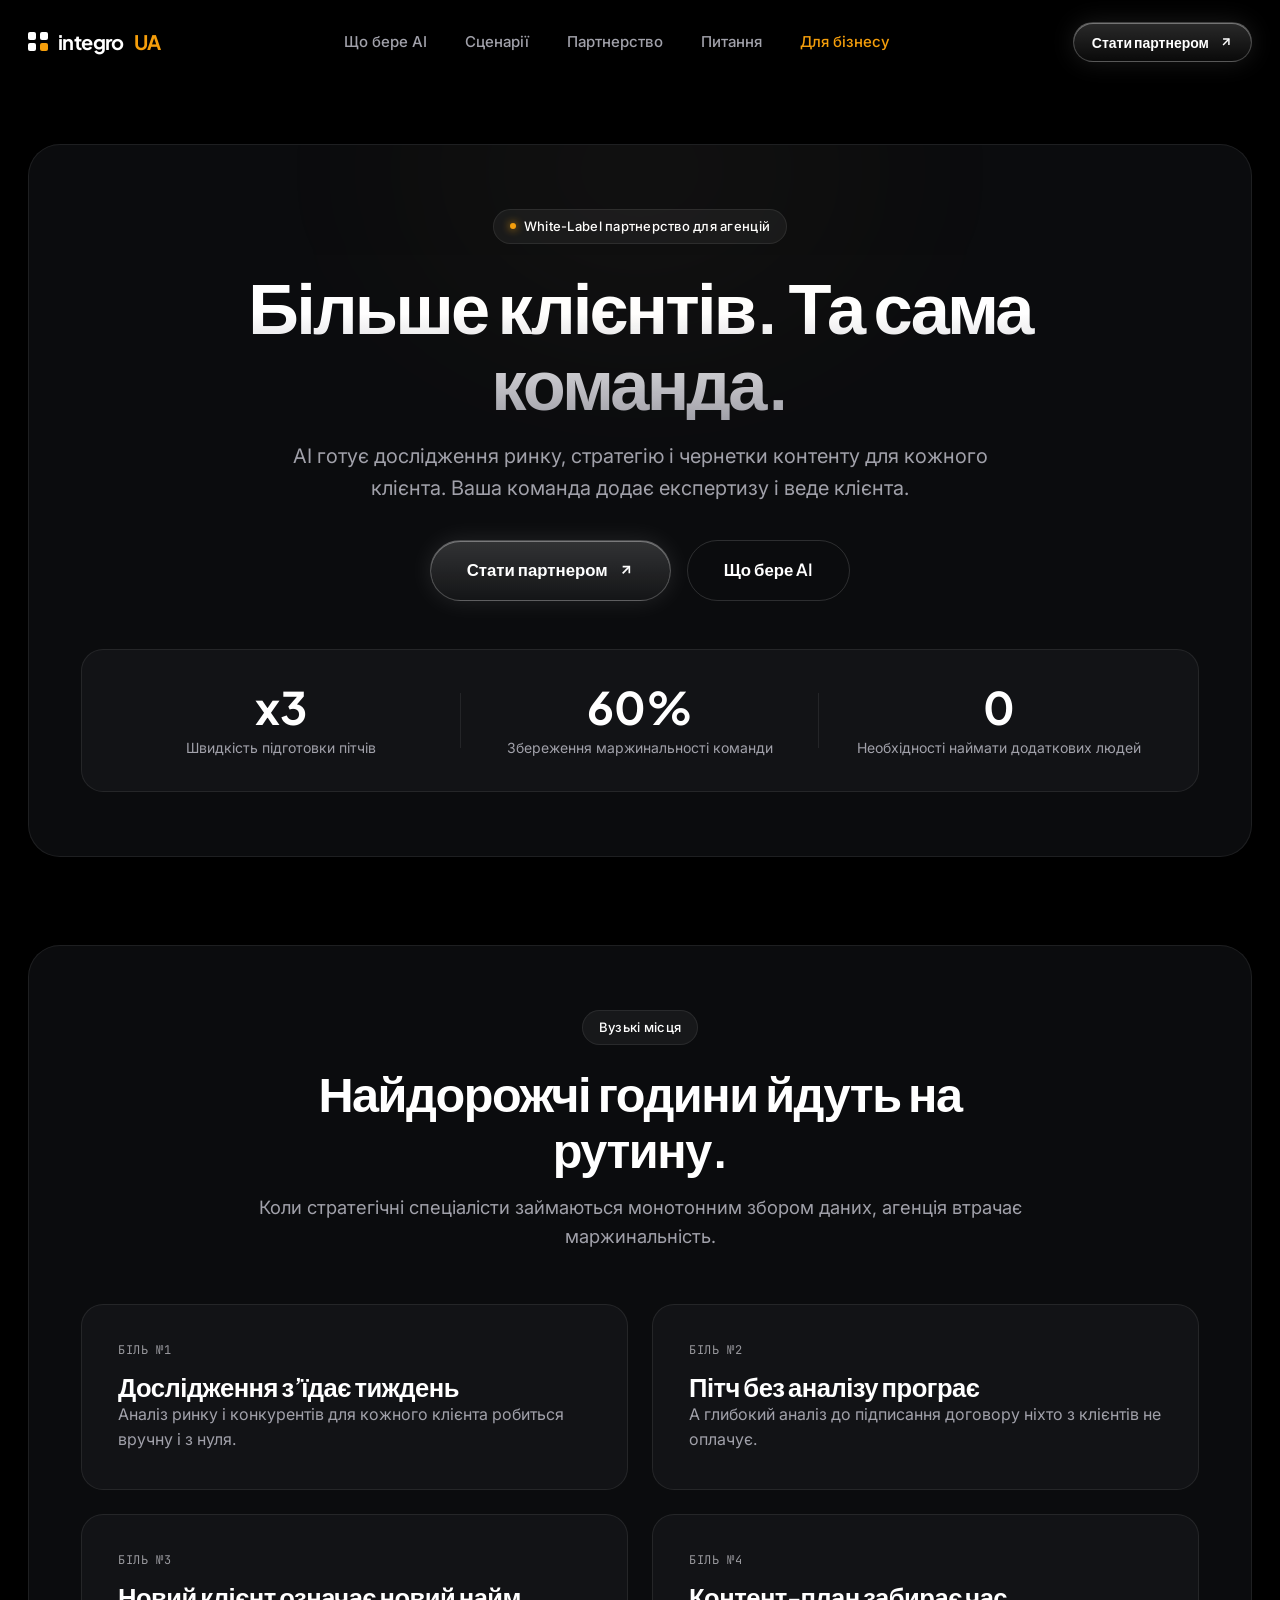
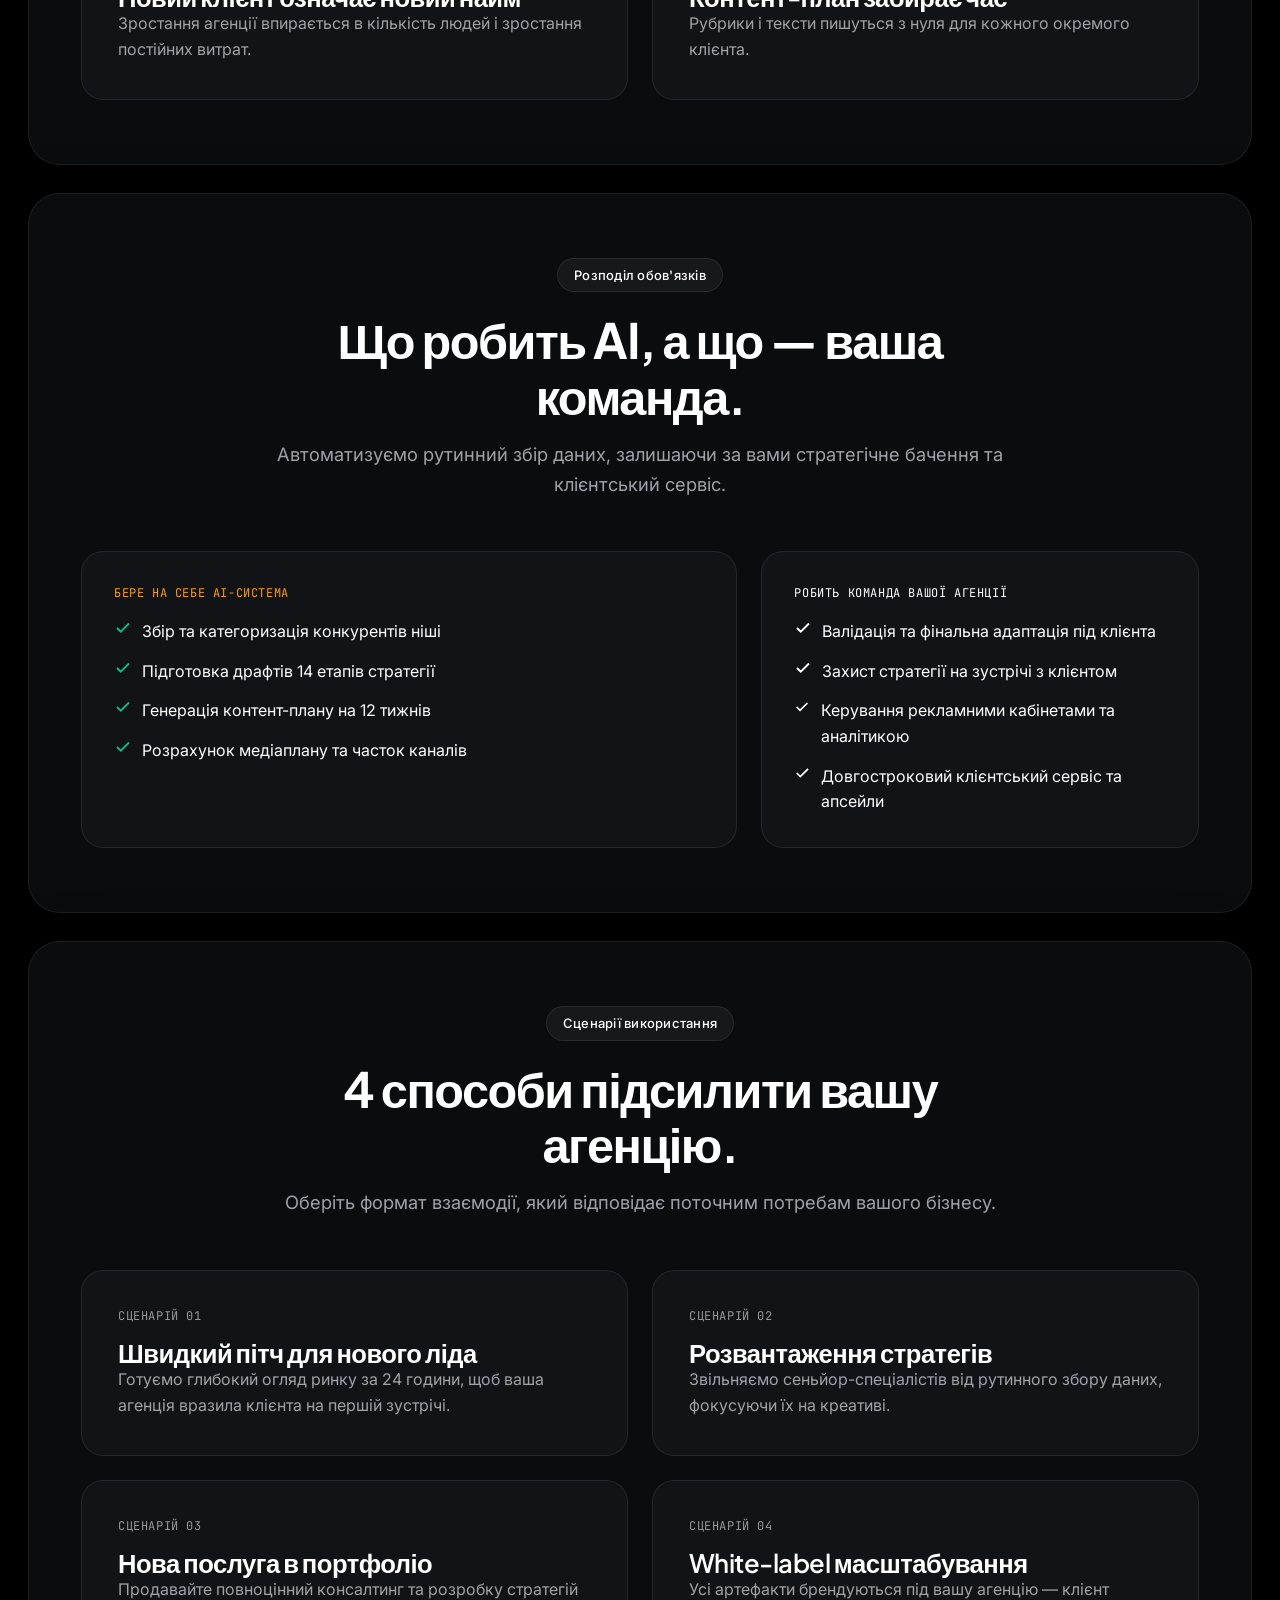
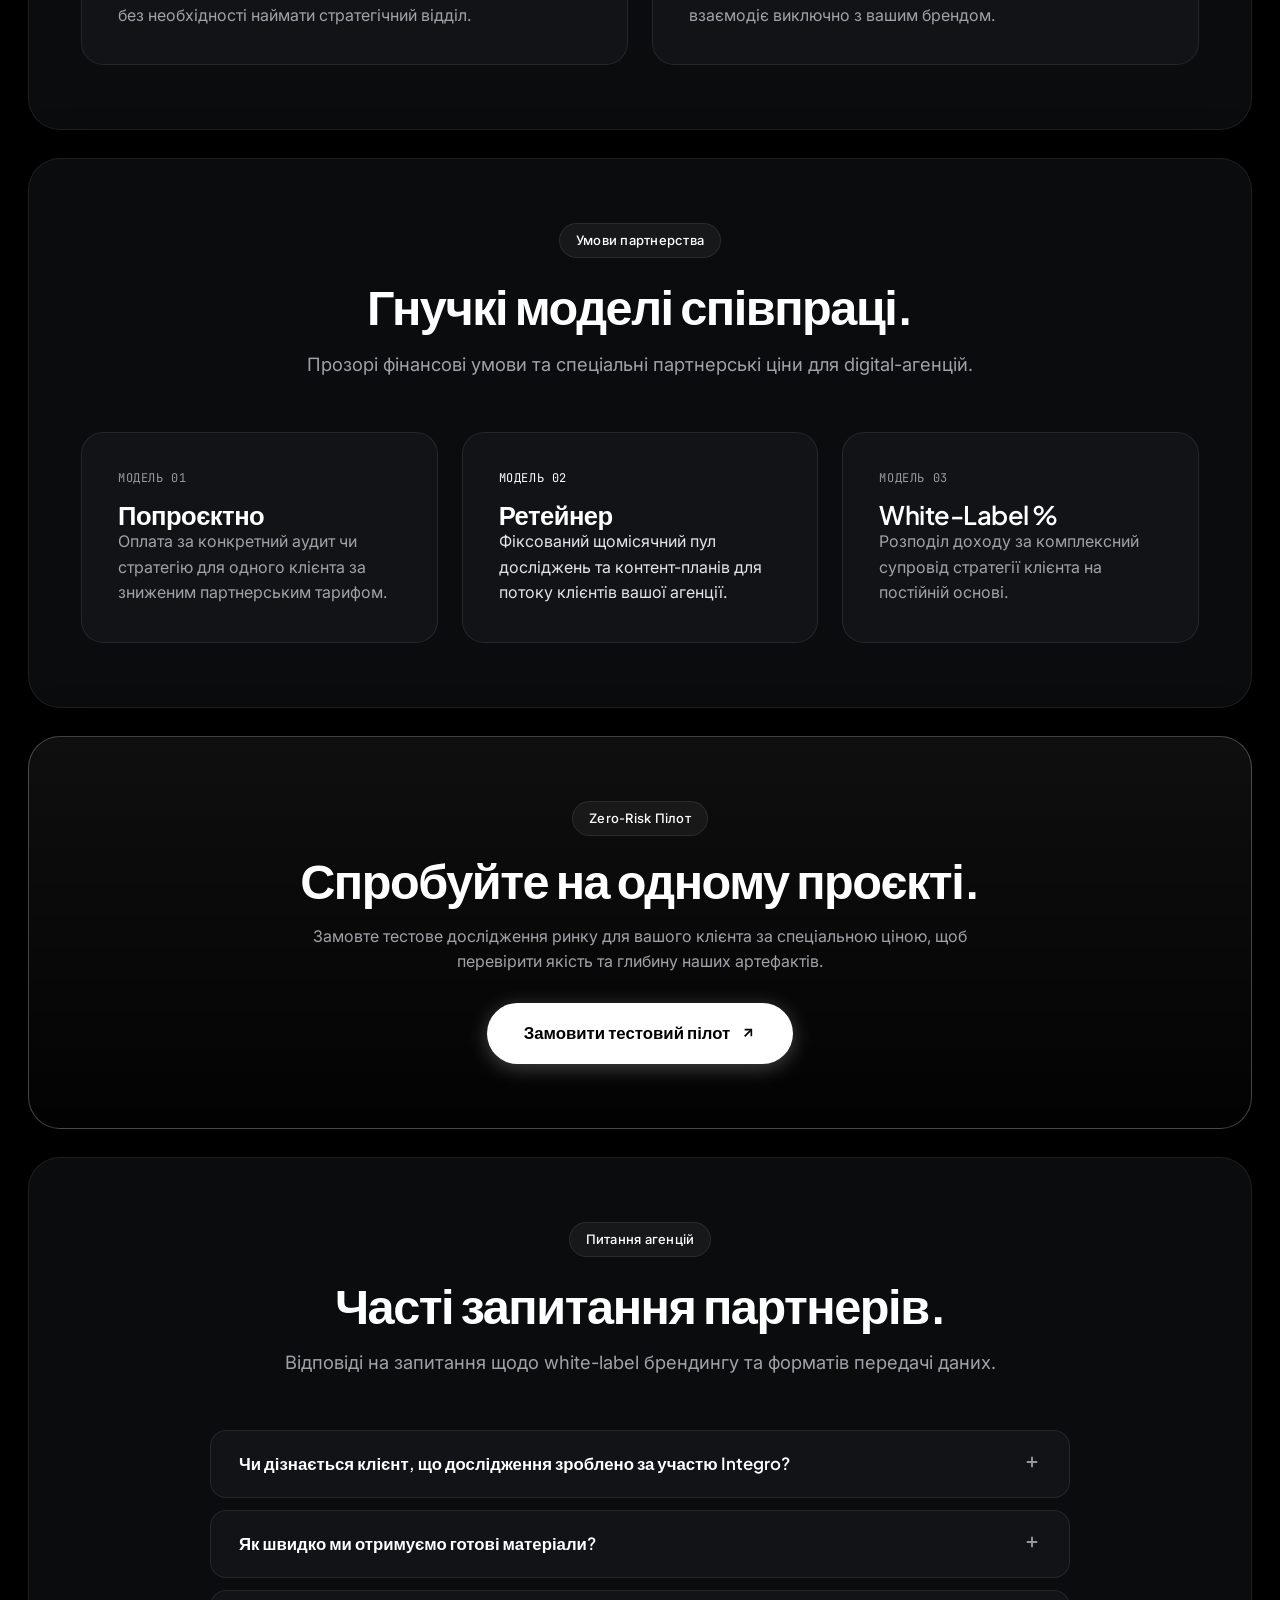
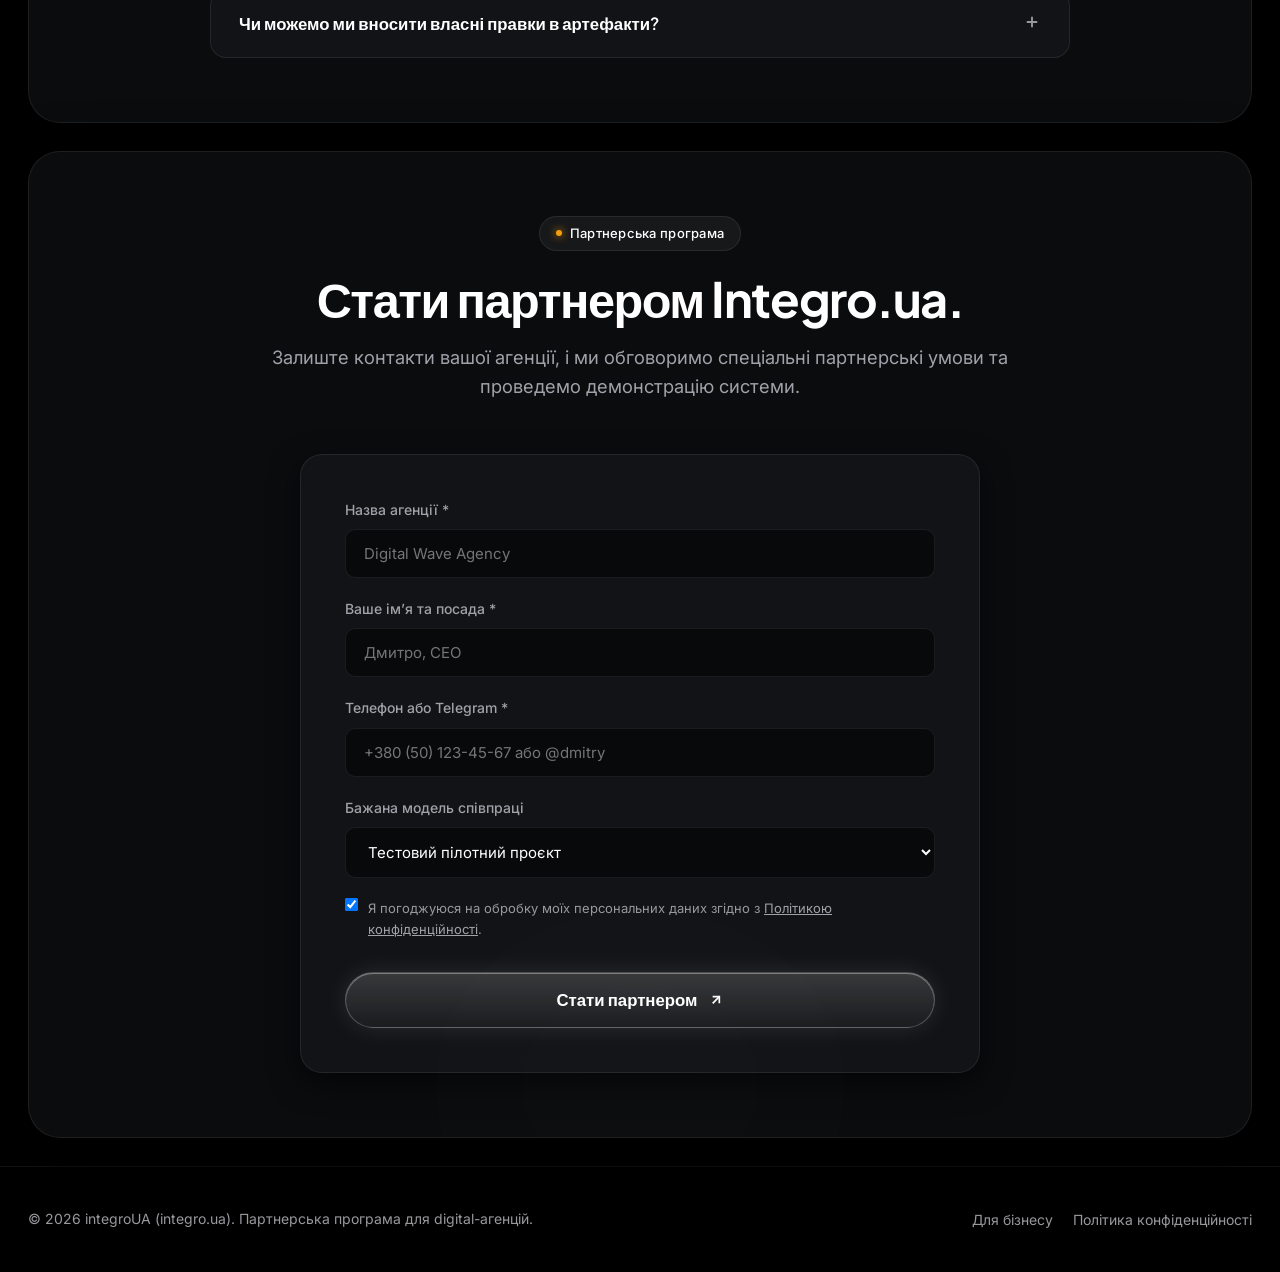
<file: agencies.html>
<!DOCTYPE html>
<html lang="uk">
<head>
  <meta charset="UTF-8">
  <meta name="viewport" content="width=device-width, initial-scale=1.0">
  <title>integroUA — AI для маркетингових агенцій | integro.ua</title>
  <meta name="description" content="Дослідження ринку, стратегії і контент-плани для клієнтів вашої агенції. Більше клієнтів тією ж командою.">
  <link rel="canonical" href="https://integro.ua/agencies">
  <link rel="icon" type="image/svg+xml" href="assets/icons/favicon.svg">
  <link rel="stylesheet" href="css/main.css">
</head>
<body>

  <!-- Navigation Header -->
  <header class="site-header">
    <div class="container">
      <div class="nav-inner">
        <a href="/" class="logo" aria-label="integroUA Marketing">
          <div class="logo-symbol">
            <span class="logo-quad"></span>
            <span class="logo-quad"></span>
            <span class="logo-quad"></span>
            <span class="logo-quad"></span>
          </div>
          integro<span style="color: var(--accent-gold)">UA</span>
        </a>

        <ul class="nav-links">
          <li class="nav-item"><a href="#ai" class="nav-link">Що бере AI</a></li>
          <li class="nav-item"><a href="#scenarios" class="nav-link">Сценарії</a></li>
          <li class="nav-item"><a href="#terms" class="nav-link">Партнерство</a></li>
          <li class="nav-item"><a href="#faq-agency" class="nav-link">Питання</a></li>
          <li class="nav-item"><a href="index.html" class="nav-link" style="color: var(--accent-gold)">Для бізнесу</a></li>
        </ul>

        <div style="display: flex; align-items: center; gap: 12px;">
          <a href="#partner" class="btn btn-glass-primary btn-sm">
            <span>Стати партнером</span>
            <svg width="14" height="14" viewBox="0 0 24 24" fill="none" stroke="currentColor" stroke-width="2.5"><line x1="7" y1="17" x2="17" y2="7"></line><polyline points="7 7 17 7 17 17"></polyline></svg>
          </a>
          <button class="mobile-toggle" aria-label="Відкрити меню">
            <svg width="24" height="24" viewBox="0 0 24 24" fill="none" stroke="currentColor" stroke-width="2"><line x1="3" y1="12" x2="21" y2="12"></line><line x1="3" y1="6" x2="21" y2="6"></line><line x1="3" y1="18" x2="21" y2="18"></line></svg>
          </button>
        </div>
      </div>
    </div>
  </header>

  <!-- Mobile Menu -->
  <div class="mobile-menu" aria-hidden="true">
    <ul class="mobile-nav-list">
      <li><a href="#ai" class="mobile-nav-link">Що бере AI</a></li>
      <li><a href="#scenarios" class="mobile-nav-link">Сценарії</a></li>
      <li><a href="#terms" class="mobile-nav-link">Партнерство</a></li>
      <li><a href="#faq-agency" class="mobile-nav-link">Питання агенцій</a></li>
      <li><a href="index.html" class="mobile-nav-link" style="color: var(--accent-gold)">Для бізнесу</a></li>
    </ul>
    <div style="padding-top: 24px;">
      <a href="#partner" class="btn btn-glass-primary btn-lg" style="width:100%">Стати партнером ↗</a>
    </div>
  </div>

  <div class="mobile-sticky-cta">
    <a href="#partner" class="btn btn-glass-primary">Стати партнером ↗</a>
  </div>

  <main>
    <!-- Hero Agency Frame -->
    <section class="hero-section" id="hero-agency">
      <div class="container">
        <div class="section-frame">
          <div class="smoke-glow smoke-glow-top"></div>

          <div class="hero-content">
            <div class="badge-pill">
              <span class="dot dot-gold"></span>
              <span>White-Label партнерство для агенцій</span>
            </div>
            <h1 class="text-gradient">Більше клієнтів. Та сама команда.</h1>
            <p>AI готує дослідження ринку, стратегію і чернетки контенту для кожного клієнта. Ваша команда додає експертизу і веде клієнта.</p>
            <div class="hero-actions">
              <a href="#partner" class="btn btn-glass-primary btn-lg">
                <span>Стати партнером</span>
                <svg width="16" height="16" viewBox="0 0 24 24" fill="none" stroke="currentColor" stroke-width="2.5"><line x1="7" y1="17" x2="17" y2="7"></line><polyline points="7 7 17 7 17 17"></polyline></svg>
              </a>
              <a href="#ai" class="btn btn-outline btn-lg">Що бере AI</a>
            </div>
          </div>

          <!-- 3-Column Metrics Bar for Agencies -->
          <div class="stats-bar">
            <div class="stat-item">
              <div class="stat-value">x3</div>
              <div class="stat-label">Швидкість підготовки пітчів</div>
            </div>
            <div class="stat-item">
              <div class="stat-value">60%</div>
              <div class="stat-label">Збереження маржинальності команди</div>
            </div>
            <div class="stat-item">
              <div class="stat-value">0</div>
              <div class="stat-label">Необхідності наймати додаткових людей</div>
            </div>
          </div>
        </div>
      </div>
    </section>

    <!-- Agency Pain Frame -->
    <section class="container" id="pain">
      <div class="section-frame">
        <div class="section-header">
          <div class="badge-pill">Вузькі місця</div>
          <h2>Найдорожчі години йдуть на рутину.</h2>
          <p>Коли стратегічні спеціалісти займаються монотонним збором даних, агенція втрачає маржинальність.</p>
        </div>

        <div class="matrix-grid">
          <div class="card">
            <div class="matrix-tag">Біль №1</div>
            <h3>Дослідження з’їдає тиждень</h3>
            <p>Аналіз ринку і конкурентів для кожного клієнта робиться вручну і з нуля.</p>
          </div>
          <div class="card">
            <div class="matrix-tag">Біль №2</div>
            <h3>Пітч без аналізу програє</h3>
            <p>А глибокий аналіз до підписання договору ніхто з клієнтів не оплачує.</p>
          </div>
          <div class="card">
            <div class="matrix-tag">Біль №3</div>
            <h3>Новий клієнт означає новий найм</h3>
            <p>Зростання агенції впирається в кількість людей і зростання постійних витрат.</p>
          </div>
          <div class="card">
            <div class="matrix-tag">Біль №4</div>
            <h3>Контент-план забирає час</h3>
            <p>Рубрики і тексти пишуться з нуля для кожного окремого клієнта.</p>
          </div>
        </div>
      </div>
    </section>

    <!-- AI Division of Labor Frame -->
    <section class="container" id="ai">
      <div class="section-frame">
        <div class="section-header">
          <div class="badge-pill">Розподіл обов'язків</div>
          <h2>Що робить AI, а що — ваша команда.</h2>
          <p>Автоматизуємо рутинний збір даних, залишаючи за вами стратегічне бачення та клієнтський сервіс.</p>
        </div>

        <div class="bento-grid">
          <div class="bento-cell">
            <div class="matrix-tag" style="color: var(--accent-gold);">Бере на себе AI-система</div>
            <ul style="list-style: none; display: flex; flex-direction: column; gap: 14px; margin-top: 16px;">
              <li style="display: flex; gap: 10px; color: var(--text-primary);"><svg width="18" height="18" viewBox="0 0 24 24" fill="none" stroke="var(--accent-emerald)" stroke-width="2.5"><polyline points="20 6 9 17 4 12"></polyline></svg> Збір та категоризація конкурентів ніші</li>
              <li style="display: flex; gap: 10px; color: var(--text-primary);"><svg width="18" height="18" viewBox="0 0 24 24" fill="none" stroke="var(--accent-emerald)" stroke-width="2.5"><polyline points="20 6 9 17 4 12"></polyline></svg> Підготовка драфтів 14 етапів стратегії</li>
              <li style="display: flex; gap: 10px; color: var(--text-primary);"><svg width="18" height="18" viewBox="0 0 24 24" fill="none" stroke="var(--accent-emerald)" stroke-width="2.5"><polyline points="20 6 9 17 4 12"></polyline></svg> Генерація контент-плану на 12 тижнів</li>
              <li style="display: flex; gap: 10px; color: var(--text-primary);"><svg width="18" height="18" viewBox="0 0 24 24" fill="none" stroke="var(--accent-emerald)" stroke-width="2.5"><polyline points="20 6 9 17 4 12"></polyline></svg> Розрахунок медіаплану та часток каналів</li>
            </ul>
          </div>

          <div class="bento-cell">
            <div class="matrix-tag" style="color: #FFFFFF;">Робить команда вашої агенції</div>
            <ul style="list-style: none; display: flex; flex-direction: column; gap: 14px; margin-top: 16px;">
              <li style="display: flex; gap: 10px; color: var(--text-primary);"><svg width="18" height="18" viewBox="0 0 24 24" fill="none" stroke="#FFFFFF" stroke-width="2.5"><polyline points="20 6 9 17 4 12"></polyline></svg> Валідація та фінальна адаптація під клієнта</li>
              <li style="display: flex; gap: 10px; color: var(--text-primary);"><svg width="18" height="18" viewBox="0 0 24 24" fill="none" stroke="#FFFFFF" stroke-width="2.5"><polyline points="20 6 9 17 4 12"></polyline></svg> Захист стратегії на зустрічі з клієнтом</li>
              <li style="display: flex; gap: 10px; color: var(--text-primary);"><svg width="18" height="18" viewBox="0 0 24 24" fill="none" stroke="#FFFFFF" stroke-width="2.5"><polyline points="20 6 9 17 4 12"></polyline></svg> Керування рекламними кабінетами та аналітикою</li>
              <li style="display: flex; gap: 10px; color: var(--text-primary);"><svg width="18" height="18" viewBox="0 0 24 24" fill="none" stroke="#FFFFFF" stroke-width="2.5"><polyline points="20 6 9 17 4 12"></polyline></svg> Довгостроковий клієнтський сервіс та апсейли</li>
            </ul>
          </div>
        </div>
      </div>
    </section>

    <!-- 4 Scenarios Frame -->
    <section class="container" id="scenarios">
      <div class="section-frame">
        <div class="section-header">
          <div class="badge-pill">Сценарії використання</div>
          <h2>4 способи підсилити вашу агенцію.</h2>
          <p>Оберіть формат взаємодії, який відповідає поточним потребам вашого бізнесу.</p>
        </div>

        <div class="matrix-grid">
          <div class="card">
            <div class="matrix-tag">Сценарій 01</div>
            <h3>Швидкий пітч для нового ліда</h3>
            <p>Готуємо глибокий огляд ринку за 24 години, щоб ваша агенція вразила клієнта на першій зустрічі.</p>
          </div>
          <div class="card">
            <div class="matrix-tag">Сценарій 02</div>
            <h3>Розвантаження стратегів</h3>
            <p>Звільняємо сеньйор-спеціалістів від рутинного збору даних, фокусуючи їх на креативі.</p>
          </div>
          <div class="card">
            <div class="matrix-tag">Сценарій 03</div>
            <h3>Нова послуга в портфоліо</h3>
            <p>Продавайте повноцінний консалтинг та розробку стратегій без необхідності наймати стратегічний відділ.</p>
          </div>
          <div class="card">
            <div class="matrix-tag">Сценарій 04</div>
            <h3>White-label масштабування</h3>
            <p>Усі артефакти брендуються під вашу агенцію — клієнт взаємодіє виключно з вашим брендом.</p>
          </div>
        </div>
      </div>
    </section>

    <!-- Partnership Models Frame -->
    <section class="container" id="terms">
      <div class="section-frame">
        <div class="section-header">
          <div class="badge-pill">Умови партнерства</div>
          <h2>Гнучкі моделі співпраці.</h2>
          <p>Прозорі фінансові умови та спеціальні партнерські ціни для digital-агенцій.</p>
        </div>

        <div class="matrix-grid" style="grid-template-columns: repeat(3, 1fr);">
          <div class="card">
            <div class="matrix-tag">Модель 01</div>
            <h3>Попроєктно</h3>
            <p>Оплата за конкретний аудит чи стратегію для одного клієнта за зниженим партнерським тарифом.</p>
          </div>
          <div class="card featured-matrix">
            <div class="matrix-tag" style="color: #FFFFFF;">Модель 02</div>
            <h3 style="color: #FFFFFF;">Ретейнер</h3>
            <p style="color: #E4E4E7;">Фіксований щомісячний пул досліджень та контент-планів для потоку клієнтів вашої агенції.</p>
          </div>
          <div class="card">
            <div class="matrix-tag">Модель 03</div>
            <h3>White-Label %</h3>
            <p>Розподіл доходу за комплексний супровід стратегії клієнта на постійній основі.</p>
          </div>
        </div>
      </div>
    </section>

    <!-- Zero Risk Pilot Frame -->
    <section class="container" id="pilot">
      <div class="section-frame" style="background: linear-gradient(180deg, rgba(255,255,255,0.06) 0%, rgba(255,255,255,0.01) 100%); border-color: rgba(255,255,255,0.25);">
        <div style="text-align: center; max-width: 720px; margin: 0 auto;">
          <div class="badge-pill" style="margin-bottom: 16px;">Zero-Risk Пілот</div>
          <h2 style="margin-bottom: 16px;">Спробуйте на одному проєкті.</h2>
          <p style="margin-bottom: 28px;">Замовте тестове дослідження ринку для вашого клієнта за спеціальною ціною, щоб перевірити якість та глибину наших артефактів.</p>
          <a href="#partner" class="btn btn-white btn-lg">
            <span>Замовити тестовий пілот</span>
            <svg width="16" height="16" viewBox="0 0 24 24" fill="none" stroke="currentColor" stroke-width="2.5"><line x1="7" y1="17" x2="17" y2="7"></line><polyline points="7 7 17 7 17 17"></polyline></svg>
          </a>
        </div>
      </div>
    </section>

    <!-- Agency FAQ Frame -->
    <section class="container" id="faq-agency">
      <div class="section-frame">
        <div class="section-header">
          <div class="badge-pill">Питання агенцій</div>
          <h2>Часті запитання партнерів.</h2>
          <p>Відповіді на запитання щодо white-label брендингу та форматів передачі даних.</p>
        </div>

        <div class="faq-list">
          <div class="faq-item">
            <button type="button" class="faq-question">
              <span>Чи дізнається клієнт, що дослідження зроблено за участю Integro?</span>
              <span class="faq-icon"><svg width="18" height="18" viewBox="0 0 24 24" fill="none" stroke="currentColor" stroke-width="2.5"><line x1="12" y1="5" x2="12" y2="19"></line><line x1="5" y1="12" x2="19" y2="12"></line></svg></span>
            </button>
            <div class="faq-answer">Ні. У форматі White-Label усі PDF-звіти, HTML-дашборди та таблиці оформлюються під логотипом та фірмовим стилем вашої агенції.</div>
          </div>

          <div class="faq-item">
            <button type="button" class="faq-question">
              <span>Як швидко ми отримуємо готові матеріали?</span>
              <span class="faq-icon"><svg width="18" height="18" viewBox="0 0 24 24" fill="none" stroke="currentColor" stroke-width="2.5"><line x1="12" y1="5" x2="12" y2="19"></line><line x1="5" y1="12" x2="19" y2="12"></line></svg></span>
            </button>
            <div class="faq-answer">Експрес-зріз ринку для пітчу готується протягом 24-48 годин. Повна 14-етапна стратегія з контент-планом — від 5 до 7 робочих днів.</div>
          </div>

          <div class="faq-item">
            <button type="button" class="faq-question">
              <span>Чи можемо ми вносити власні правки в артефакти?</span>
              <span class="faq-icon"><svg width="18" height="18" viewBox="0 0 24 24" fill="none" stroke="currentColor" stroke-width="2.5"><line x1="12" y1="5" x2="12" y2="19"></line><line x1="5" y1="12" x2="19" y2="12"></line></svg></span>
            </button>
            <div class="faq-answer">Так, ви отримуєте вихідні файли у форматах Google Docs, Sheets та Notion, які можна вільно редагувати та доповнювати експертизою вашої команди.</div>
          </div>
        </div>
      </div>
    </section>

    <!-- Partner Contact Frame -->
    <section class="container" id="partner">
      <div class="section-frame">
        <div class="smoke-glow smoke-glow-bottom"></div>

        <div class="section-header">
          <div class="badge-pill">
            <span class="dot dot-gold"></span>
            <span>Партнерська програма</span>
          </div>
          <h2>Стати партнером Integro.ua.</h2>
          <p>Залиште контакти вашої агенції, і ми обговоримо спеціальні партнерські умови та проведемо демонстрацію системи.</p>
        </div>

        <div class="form-wrapper">
          <form data-validate data-form-type="agency">
            <!-- Honeypot -->
            <input type="text" name="website" style="display:none !important;" tabindex="-1" autocomplete="off">
            <input type="hidden" name="utm_source" value="">
            <input type="hidden" name="utm_medium" value="">
            <input type="hidden" name="utm_campaign" value="">

            <div class="form-group">
              <label class="form-label" for="partner-agency">Назва агенції *</label>
              <input type="text" class="form-input" id="partner-agency" name="agency" placeholder="Digital Wave Agency" required>
            </div>

            <div class="form-group">
              <label class="form-label" for="partner-name">Ваше ім’я та посада *</label>
              <input type="text" class="form-input" id="partner-name" name="name" placeholder="Дмитро, СЕО" required>
            </div>

            <div class="form-group">
              <label class="form-label" for="partner-phone">Телефон або Telegram *</label>
              <input type="text" class="form-input" id="partner-phone" name="phone" placeholder="+380 (50) 123-45-67 або @dmitry" required>
            </div>

            <div class="form-group">
              <label class="form-label" for="partner-model">Бажана модель співпраці</label>
              <select class="form-select" id="partner-model" name="model">
                <option value="pilot" selected>Тестовий пілотний проєкт</option>
                <option value="project">Попроєктний субпідряд</option>
                <option value="retainer">Щомісячний ретейнер</option>
                <option value="whitelabel">Повний White-Label</option>
              </select>
            </div>

            <div class="form-group">
              <label class="form-checkbox-label">
                <input type="checkbox" name="consent" checked required>
                <span>Я погоджуюся на обробку моїх персональних даних згідно з <a href="privacy.html">Політикою конфіденційності</a>.</span>
              </label>
            </div>

            <button type="submit" class="btn btn-glass-primary btn-lg" style="width: 100%; margin-top: 12px;">
              <span>Стати партнером</span>
              <svg width="16" height="16" viewBox="0 0 24 24" fill="none" stroke="currentColor" stroke-width="2.5"><line x1="7" y1="17" x2="17" y2="7"></line><polyline points="7 7 17 7 17 17"></polyline></svg>
            </button>
          </form>
        </div>
      </div>
    </section>
  </main>

  <!-- Site Footer -->
  <footer class="site-footer">
    <div class="container">
      <div class="footer-inner">
        <div class="footer-copy">© 2026 integroUA (integro.ua). Партнерська програма для digital-агенцій.</div>
        <ul class="footer-links">
          <li><a href="index.html" class="footer-link">Для бізнесу</a></li>
          <li><a href="privacy.html" class="footer-link">Політика конфіденційності</a></li>
        </ul>
      </div>
    </div>
  </footer>

  <script src="js/main.js"></script>
</body>
</html>
</file>
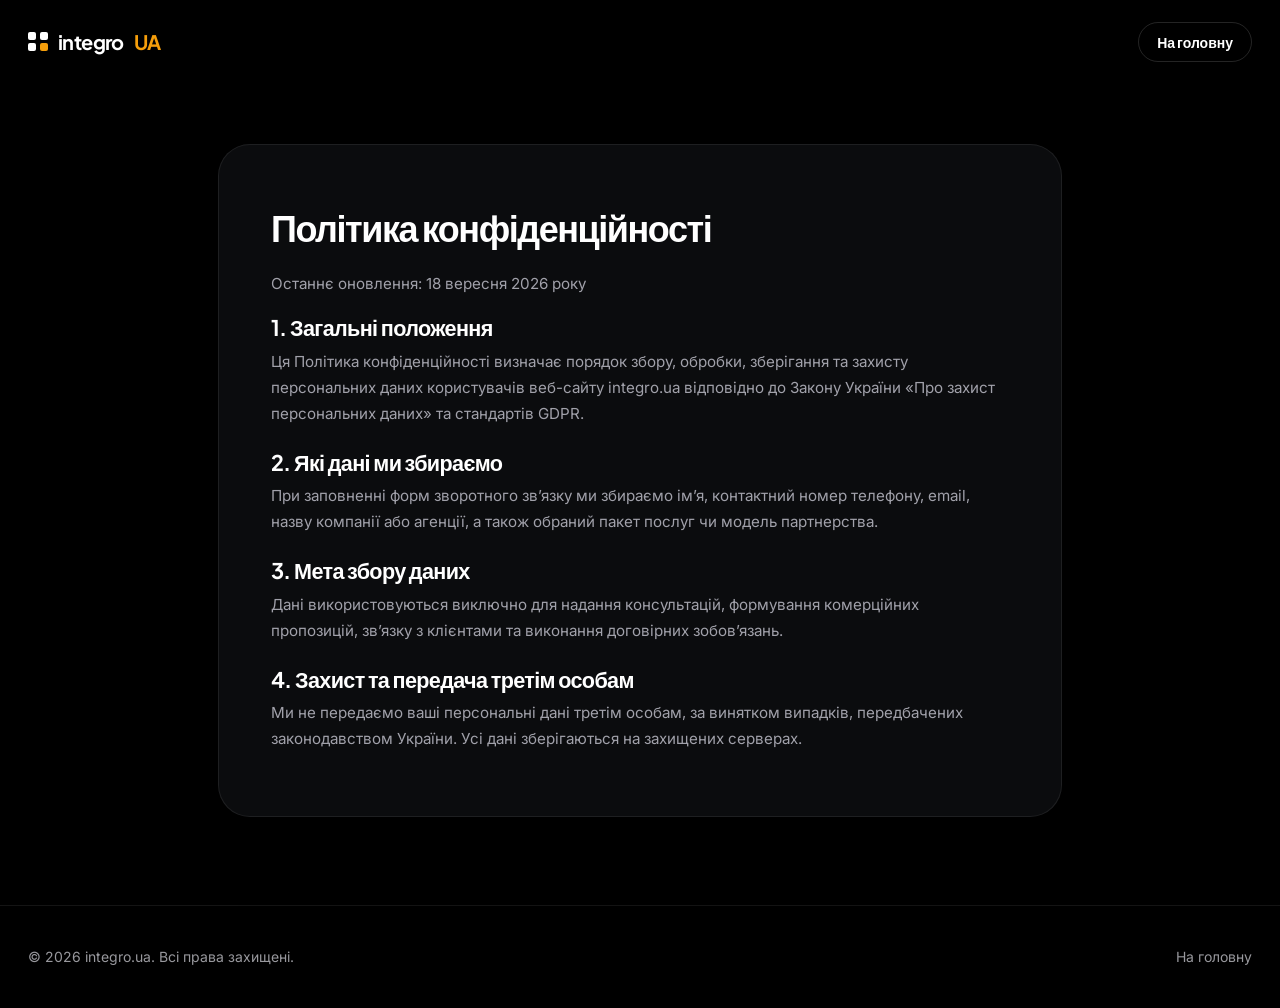
<file: privacy.html>
<!DOCTYPE html>
<html lang="uk">
<head>
  <meta charset="UTF-8">
  <meta name="viewport" content="width=device-width, initial-scale=1.0">
  <title>Політика конфіденційності | integroUA</title>
  <link rel="icon" type="image/svg+xml" href="assets/icons/favicon.svg">
  <link rel="stylesheet" href="css/main.css">
</head>
<body>

  <!-- Navigation Header -->
  <header class="site-header">
    <div class="container">
      <div class="nav-inner">
        <a href="index.html" class="logo" aria-label="integroUA Marketing">
          <div class="logo-symbol">
            <span class="logo-quad"></span>
            <span class="logo-quad"></span>
            <span class="logo-quad"></span>
            <span class="logo-quad"></span>
          </div>
          integro<span style="color: var(--accent-gold)">UA</span>
        </a>
        <a href="index.html" class="btn btn-outline btn-sm">На головну</a>
      </div>
    </div>
  </header>

  <main style="padding-top: calc(var(--header-height) + 32px); padding-bottom: 60px;">
    <div class="container" style="max-width: 900px;">
      <div class="section-frame">
        <h1 style="font-size: 2.25rem; margin-bottom: 24px;">Політика конфіденційності</h1>
        <p style="margin-bottom: 20px; font-size: 0.95rem;">Останнє оновлення: 18 вересня 2026 року</p>

        <div style="display: flex; flex-direction: column; gap: 24px; color: var(--text-secondary); font-size: 0.95rem; line-height: 1.7;">
          <section>
            <h2 style="font-size: 1.35rem; color: var(--text-primary); margin-bottom: 8px;">1. Загальні положення</h2>
            <p>Ця Політика конфіденційності визначає порядок збору, обробки, зберігання та захисту персональних даних користувачів веб-сайту integro.ua відповідно до Закону України «Про захист персональних даних» та стандартів GDPR.</p>
          </section>

          <section>
            <h2 style="font-size: 1.35rem; color: var(--text-primary); margin-bottom: 8px;">2. Які дані ми збираємо</h2>
            <p>При заповненні форм зворотного зв’язку ми збираємо ім’я, контактний номер телефону, email, назву компанії або агенції, а також обраний пакет послуг чи модель партнерства.</p>
          </section>

          <section>
            <h2 style="font-size: 1.35rem; color: var(--text-primary); margin-bottom: 8px;">3. Мета збору даних</h2>
            <p>Дані використовуються виключно для надання консультацій, формування комерційних пропозицій, зв’язку з клієнтами та виконання договірних зобов’язань.</p>
          </section>

          <section>
            <h2 style="font-size: 1.35rem; color: var(--text-primary); margin-bottom: 8px;">4. Захист та передача третім особам</h2>
            <p>Ми не передаємо ваші персональні дані третім особам, за винятком випадків, передбачених законодавством України. Усі дані зберігаються на захищених серверах.</p>
          </section>
        </div>
      </div>
    </div>
  </main>

  <footer class="site-footer">
    <div class="container">
      <div class="footer-inner">
        <div class="footer-copy">© 2026 integro.ua. Всі права захищені.</div>
        <a href="index.html" class="footer-link">На головну</a>
      </div>
    </div>
  </footer>

</body>
</html>
</file>
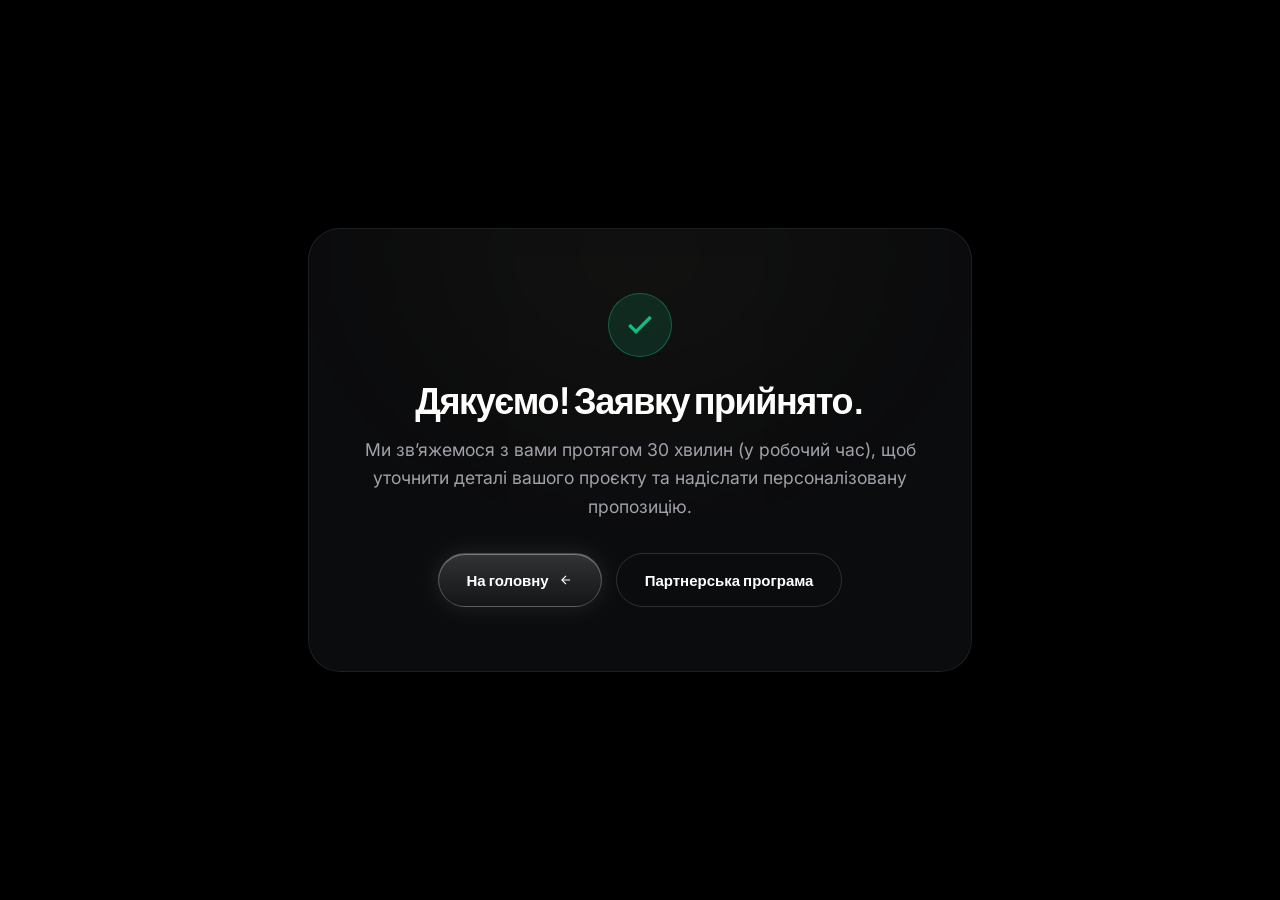
<file: thanks.html>
<!DOCTYPE html>
<html lang="uk">
<head>
  <meta charset="UTF-8">
  <meta name="viewport" content="width=device-width, initial-scale=1.0">
  <title>Дякуємо за заявку! | integroUA</title>
  <meta name="robots" content="noindex, nofollow">
  <link rel="icon" type="image/svg+xml" href="assets/icons/favicon.svg">
  <link rel="stylesheet" href="css/main.css">
</head>
<body style="display: flex; flex-direction: column; justify-content: center; min-height: 100vh;">

  <div class="container" style="max-width: 720px; text-align: center;">
    <div class="section-frame">
      <div class="smoke-glow smoke-glow-top"></div>
      
      <div style="width: 64px; height: 64px; border-radius: 50%; background: rgba(16, 185, 129, 0.15); border: 1px solid rgba(16, 185, 129, 0.4); display: flex; align-items: center; justify-content: center; margin: 0 auto 24px;">
        <svg width="32" height="32" viewBox="0 0 24 24" fill="none" stroke="var(--accent-emerald)" stroke-width="2.5"><polyline points="20 6 9 17 4 12"></polyline></svg>
      </div>

      <h1 style="font-size: 2.25rem; margin-bottom: 16px;" id="thanks-title">Дякуємо! Заявку прийнято.</h1>
      <p style="font-size: 1.1rem; line-height: 1.6; margin-bottom: 32px;" id="thanks-desc">
        Ми зв’яжемося з вами протягом 30 хвилин (у робочий час), щоб уточнити деталі вашого проєкту та надіслати персоналізовану пропозицію.
      </p>

      <div style="display: flex; justify-content: center; gap: 14px; flex-wrap: wrap;">
        <a href="index.html" class="btn btn-glass-primary">
          <span>На головну</span>
          <svg width="14" height="14" viewBox="0 0 24 24" fill="none" stroke="currentColor" stroke-width="2"><line x1="19" y1="12" x2="5" y2="12"></line><polyline points="12 19 5 12 12 5"></polyline></svg>
        </a>
        <a href="agencies.html" class="btn btn-outline">Партнерська програма</a>
      </div>
    </div>
  </div>

  <script>
    const params = new URLSearchParams(window.location.search);
    if (params.get('type') === 'simulator') {
      document.getElementById('thanks-title').textContent = 'Розрахунок прийнято!';
      document.getElementById('thanks-desc').textContent = 'Ми надішлемо вам на email детальний розрахунок розподілу бюджету та індивідуальну пропозицію протягом одного робочого дня.';
    }
    if (params.get('type') === 'agency') {
      document.getElementById('thanks-title').textContent = 'Дякуємо за інтерес до партнерства!';
      document.getElementById('thanks-desc').textContent = 'Ми зв’яжемося з керівником вашої агенції для обговорення деталей White-Label та пілотного проєкту.';
    }
  </script>
</body>
</html>
</file>
<file: css/main.css>
/* ==========================================================================
   PORTFOLITE® Luxury Minimalist Design System
   Brand: integro.ua Маркетинг
   Design DNA:
   - Canvas Background: #000000 / #050505 (Pitch Black)
   - Section Frame: #0B0C0E (32px radius, subtle border)
   - Component Surfaces: #121316 / #16171A (20px radius)
   - Primary Buttons: Glass Rim Light (linear-gradient white highlights)
   - Secondary Text: #A1A1AA / #98989D (muted raised to pass WCAG AA 4.5:1)
   - Accent: #F59E0B (Amber Gold for rating/metrics) & #FFFFFF
   - Typography: Plus Jakarta Sans + Inter + JetBrains Mono
   ========================================================================== */

@import url('https://fonts.googleapis.com/css2?family=Inter:wght@300;400;500;600;700&family=JetBrains+Mono:wght@400;500;600;700&family=Plus+Jakarta+Sans:ital,wght@0,300;0,400;0,500;0,600;0,700;0,800;1,600;1,700&display=swap');

:root {
  /* Color Tokens */
  --bg-canvas: #000000;
  --bg-canvas-subtle: #050505;
  --bg-frame: #0B0C0E;
  --bg-frame-elevated: #0E0F12;
  --bg-card: #121316;
  --bg-card-hover: #16171A;
  --bg-card-active: #1C1D21;
  --bg-pill: rgba(255, 255, 255, 0.05);

  /* Borders & Dividers */
  --border-subtle: rgba(255, 255, 255, 0.08);
  --border-light: rgba(255, 255, 255, 0.14);
  --border-glass-rim: rgba(255, 255, 255, 0.22);
  --border-accent: #F59E0B;

  /* Typography Colors */
  --text-primary: #FFFFFF;
  --text-secondary: #A1A1AA;
  --text-muted: #98989D;
  --text-dark: #000000;

  /* Accent Colors */
  --accent-gold: #F59E0B;
  --accent-gold-glow: rgba(245, 158, 11, 0.25);
  --accent-emerald: #10B981;
  --accent-cyan: #38BDF8;

  /* Radii */
  --radius-xs: 6px;
  --radius-sm: 10px;
  --radius-md: 16px;
  --radius-card: 22px;
  --radius-frame: 32px;
  --radius-pill: 9999px;

  /* Layout */
  --max-width: 1360px;
  --header-height: 84px;

  /* Shadows */
  --shadow-card: 0 10px 30px rgba(0, 0, 0, 0.6);
  --shadow-frame: 0 20px 60px rgba(0, 0, 0, 0.8);
  --shadow-glass-glow: 0 0 24px rgba(255, 255, 255, 0.1);
  --shadow-gold-glow: 0 0 30px rgba(245, 158, 11, 0.25);

  /* Fonts */
  --font-display: 'Plus Jakarta Sans', -apple-system, BlinkMacSystemFont, sans-serif;
  --font-sans: 'Inter', -apple-system, BlinkMacSystemFont, sans-serif;
  --font-mono: 'JetBrains Mono', monospace;

  /* Transitions */
  --transition-fast: 0.18s cubic-bezier(0.16, 1, 0.3, 1);
  --transition-smooth: 0.3s cubic-bezier(0.16, 1, 0.3, 1);
}

/* ==========================================================================
   RESET & BASE
   ========================================================================== */
*, *::before, *::after {
  box-sizing: border-box;
  margin: 0;
  padding: 0;
}

html {
  scroll-behavior: smooth;
  scroll-padding-top: calc(var(--header-height) + 32px);
  -webkit-font-smoothing: antialiased;
  -moz-osx-font-smoothing: grayscale;
}

body {
  background-color: var(--bg-canvas);
  color: var(--text-primary);
  font-family: var(--font-sans);
  font-size: 16px;
  line-height: 1.6;
  overflow-x: hidden;
  position: relative;
  min-height: 100vh;
}

/* Container */
.container {
  width: 100%;
  max-width: var(--max-width);
  margin-left: auto;
  margin-right: auto;
  padding-left: 28px;
  padding-right: 28px;
  position: relative;
  z-index: 1;
}

/* Section Frame (Portfolite Signature Outer Container) */
.section-frame {
  background-color: var(--bg-frame);
  border: 1px solid var(--border-subtle);
  border-radius: var(--radius-frame);
  padding: 64px 52px;
  margin: 28px auto;
  position: relative;
  overflow: hidden;
  box-shadow: var(--shadow-frame);
}

@media (max-width: 768px) {
  .section-frame {
    padding: 40px 20px;
    border-radius: 24px;
    margin: 18px auto;
  }
}

/* Atmospheric Ambient Smoke Glows */
.smoke-glow {
  position: absolute;
  border-radius: 50%;
  filter: blur(120px);
  pointer-events: none;
  z-index: 0;
  opacity: 0.45;
}

.smoke-glow-top {
  top: -150px;
  left: 50%;
  transform: translateX(-50%);
  width: 600px;
  height: 350px;
  background: radial-gradient(ellipse, rgba(255, 255, 255, 0.12) 0%, rgba(245, 158, 11, 0.06) 50%, transparent 80%);
}

.smoke-glow-bottom {
  bottom: -100px;
  left: 50%;
  transform: translateX(-50%);
  width: 500px;
  height: 300px;
  background: radial-gradient(ellipse, rgba(255, 255, 255, 0.08) 0%, transparent 70%);
}

/* ==========================================================================
   TYPOGRAPHY
   ========================================================================== */
h1, h2, h3, h4 {
  font-family: var(--font-display);
  font-weight: 700;
  line-height: 1.15;
  color: var(--text-primary);
  letter-spacing: -0.035em;
}

h1 {
  font-size: clamp(2.75rem, 5.5vw, 4.75rem);
  line-height: 1.08;
  letter-spacing: -0.04em;
}

h2 {
  font-size: clamp(2rem, 3.8vw, 3.25rem);
  letter-spacing: -0.03em;
}

h3 {
  font-size: clamp(1.25rem, 2vw, 1.65rem);
  font-weight: 600;
  letter-spacing: -0.02em;
}

p {
  color: var(--text-secondary);
}

.text-gradient {
  background: linear-gradient(180deg, #FFFFFF 30%, #A1A1AA 100%);
  -webkit-background-clip: text;
  -webkit-text-fill-color: transparent;
}

.text-gold {
  color: var(--accent-gold);
}

.text-emerald {
  color: var(--accent-emerald);
}

/* ==========================================================================
   BUTTONS (PORTFOLITE GLASS RIM-LIGHT & OUTLINE)
   ========================================================================== */
.btn {
  display: inline-flex;
  align-items: center;
  justify-content: center;
  gap: 10px;
  padding: 14px 28px;
  border-radius: var(--radius-pill);
  font-family: var(--font-display);
  font-size: 0.9375rem;
  font-weight: 600;
  text-decoration: none;
  cursor: pointer;
  border: 1px solid transparent;
  outline: none;
  transition: all var(--transition-smooth);
  white-space: nowrap;
}

/* Glass Primary Button with Top Rim Light */
.btn-glass-primary {
  background: linear-gradient(180deg, rgba(255, 255, 255, 0.16) 0%, rgba(255, 255, 255, 0.04) 100%);
  border: 1px solid var(--border-glass-rim);
  color: #FFFFFF;
  box-shadow: inset 0 1px 0 0 rgba(255, 255, 255, 0.35), var(--shadow-glass-glow);
  position: relative;
  overflow: hidden;
}

.btn-glass-primary:hover {
  background: linear-gradient(180deg, rgba(255, 255, 255, 0.25) 0%, rgba(255, 255, 255, 0.08) 100%);
  border-color: rgba(255, 255, 255, 0.4);
  box-shadow: inset 0 1px 0 0 rgba(255, 255, 255, 0.5), 0 0 30px rgba(255, 255, 255, 0.2);
  transform: translateY(-2px);
}

/* White Solid Button */
.btn-white {
  background-color: #FFFFFF;
  color: #000000;
  font-weight: 700;
  box-shadow: 0 4px 20px rgba(255, 255, 255, 0.25);
}

.btn-white:hover {
  background-color: #E4E4E7;
  transform: translateY(-2px);
  box-shadow: 0 8px 30px rgba(255, 255, 255, 0.4);
}

/* Outline Pill */
.btn-outline {
  background: transparent;
  color: var(--text-primary);
  border: 1px solid var(--border-light);
}

.btn-outline:hover {
  background: rgba(255, 255, 255, 0.06);
  border-color: rgba(255, 255, 255, 0.3);
  transform: translateY(-2px);
}

.btn-sm {
  padding: 8px 18px;
  font-size: 0.875rem;
}

.btn-lg {
  padding: 16px 36px;
  font-size: 1.05rem;
}

/* ==========================================================================
   BADGES & PILLS
   ========================================================================== */
.badge-pill {
  display: inline-flex;
  align-items: center;
  gap: 8px;
  padding: 6px 16px;
  background: var(--bg-pill);
  border: 1px solid var(--border-subtle);
  border-radius: var(--radius-pill);
  font-size: 0.8125rem;
  font-weight: 500;
  color: var(--text-primary);
  letter-spacing: 0.02em;
}

.badge-pill .dot {
  width: 6px;
  height: 6px;
  border-radius: 50%;
  background-color: var(--accent-emerald);
  box-shadow: 0 0 8px var(--accent-emerald);
  animation: pulse-dot 2s infinite ease-in-out;
}

.badge-pill .dot-gold {
  background-color: var(--accent-gold);
  box-shadow: 0 0 8px var(--accent-gold);
}

@keyframes pulse-dot {
  0%, 100% { opacity: 1; transform: scale(1); }
  50% { opacity: 0.4; transform: scale(0.85); }
}

/* ==========================================================================
   HEADER & NAVIGATION
   ========================================================================== */
.site-header {
  position: fixed;
  top: 0;
  left: 0;
  right: 0;
  z-index: 100;
  height: var(--header-height);
  display: flex;
  align-items: center;
  transition: all var(--transition-smooth);
}

.site-header.scrolled {
  background: rgba(5, 5, 5, 0.85);
  backdrop-filter: blur(16px);
  -webkit-backdrop-filter: blur(16px);
  border-bottom: 1px solid var(--border-subtle);
}

.nav-inner {
  display: flex;
  align-items: center;
  justify-content: space-between;
  width: 100%;
}

.logo {
  display: flex;
  align-items: center;
  gap: 10px;
  text-decoration: none;
  color: var(--text-primary);
  font-family: var(--font-display);
  font-weight: 700;
  font-size: 1.25rem;
  letter-spacing: -0.03em;
}

.logo-symbol {
  width: 20px;
  height: 20px;
  display: grid;
  grid-template-columns: repeat(2, 1fr);
  gap: 3px;
}

.logo-quad {
  width: 8px;
  height: 8px;
  border-radius: 2px;
  background-color: #FFFFFF;
}

.logo-quad:nth-child(4) {
  background-color: var(--accent-gold);
}

.nav-links {
  display: flex;
  align-items: center;
  gap: 6px;
  list-style: none;
}

.nav-link {
  display: inline-flex;
  align-items: center;
  gap: 4px;
  padding: 8px 16px;
  color: var(--text-secondary);
  text-decoration: none;
  font-size: 0.9375rem;
  font-weight: 500;
  border-radius: var(--radius-pill);
  transition: all var(--transition-fast);
}

.nav-link:hover, .nav-link.active {
  color: var(--text-primary);
  background: rgba(255, 255, 255, 0.06);
}

/* Dropdown */
.nav-item {
  position: relative;
}

.dropdown-menu {
  position: absolute;
  top: 100%;
  left: 50%;
  transform: translateX(-50%) translateY(10px);
  min-width: 260px;
  background: var(--bg-card);
  border: 1px solid var(--border-subtle);
  border-radius: var(--radius-md);
  padding: 8px;
  list-style: none;
  box-shadow: var(--shadow-frame);
  opacity: 0;
  visibility: hidden;
  transition: all var(--transition-fast);
  z-index: 110;
}

.nav-item:hover .dropdown-menu {
  opacity: 1;
  visibility: visible;
  transform: translateX(-50%) translateY(4px);
}

.dropdown-link {
  display: flex;
  align-items: center;
  gap: 10px;
  padding: 10px 14px;
  color: var(--text-secondary);
  text-decoration: none;
  font-size: 0.875rem;
  border-radius: var(--radius-sm);
  transition: all var(--transition-fast);
}

.dropdown-link:hover {
  color: var(--text-primary);
  background: var(--bg-card-hover);
}

.dropdown-station-dot {
  width: 6px;
  height: 6px;
  border-radius: 50%;
  background: var(--text-muted);
}

.dropdown-link:hover .dropdown-station-dot {
  background: #FFFFFF;
  box-shadow: 0 0 6px #FFFFFF;
}

/* Mobile Toggle */
.mobile-toggle {
  display: none;
  background: none;
  border: none;
  color: var(--text-primary);
  cursor: pointer;
  padding: 8px;
}

.mobile-menu {
  position: fixed;
  inset: 0;
  background: var(--bg-canvas);
  z-index: 99;
  padding: 100px 32px 40px;
  display: flex;
  flex-direction: column;
  justify-content: space-between;
  opacity: 0;
  visibility: hidden;
  transition: all var(--transition-smooth);
}

.mobile-menu.open {
  opacity: 1;
  visibility: visible;
}

.mobile-nav-list {
  list-style: none;
  display: flex;
  flex-direction: column;
  gap: 18px;
}

.mobile-nav-link {
  color: var(--text-primary);
  text-decoration: none;
  font-family: var(--font-display);
  font-size: 1.25rem;
  font-weight: 600;
  display: block;
  padding: 8px 0;
  border-bottom: 1px solid var(--border-subtle);
}

.mobile-sticky-cta {
  display: none;
  position: fixed;
  bottom: 0;
  left: 0;
  right: 0;
  padding: 14px 20px;
  background: var(--bg-frame);
  border-top: 1px solid var(--border-subtle);
  z-index: 90;
  box-shadow: var(--shadow-frame);
}

.mobile-sticky-cta .btn {
  width: 100%;
}

/* ==========================================================================
   HERO SECTION
   ========================================================================== */
.hero-section {
  padding-top: calc(var(--header-height) + 32px);
  padding-bottom: 32px;
  position: relative;
}

.hero-content {
  text-align: center;
  max-width: 920px;
  margin: 0 auto 48px;
}

.hero-content .badge-pill {
  margin-bottom: 24px;
}

.hero-content h1 {
  margin-bottom: 20px;
}

.hero-content p {
  font-size: 1.25rem;
  line-height: 1.6;
  max-width: 760px;
  margin: 0 auto 36px;
}

.hero-actions {
  display: flex;
  align-items: center;
  justify-content: center;
  gap: 16px;
  flex-wrap: wrap;
}

/* Route Visualizer inside Hero Frame */
.hero-mockup-wrapper {
  background: var(--bg-card);
  border: 1px solid var(--border-subtle);
  border-radius: var(--radius-card);
  padding: 36px 32px;
  box-shadow: var(--shadow-card);
  position: relative;
  overflow: hidden;
}

.mockup-window-bar {
  display: flex;
  align-items: center;
  justify-content: space-between;
  padding-bottom: 20px;
  margin-bottom: 28px;
  border-bottom: 1px solid var(--border-subtle);
}

.window-dots {
  display: flex;
  gap: 8px;
}

.window-dot {
  width: 10px;
  height: 10px;
  border-radius: 50%;
  background: rgba(255, 255, 255, 0.2);
}

.window-title {
  font-family: var(--font-mono);
  font-size: 0.8125rem;
  color: var(--text-muted);
  text-transform: uppercase;
  letter-spacing: 0.05em;
}

.route-schematic {
  display: flex;
  justify-content: space-between;
  position: relative;
  padding: 24px 0 12px;
}

.route-rail {
  position: absolute;
  top: 42px;
  left: 30px;
  right: 30px;
  height: 2px;
  background: var(--border-subtle);
  z-index: 1;
}

.route-rail-progress {
  height: 100%;
  width: 0%;
  background: linear-gradient(90deg, #FFFFFF, var(--accent-gold));
  transition: width 1.2s cubic-bezier(0.16, 1, 0.3, 1);
}

.route-node {
  position: relative;
  z-index: 2;
  display: flex;
  flex-direction: column;
  align-items: center;
  text-align: center;
  text-decoration: none;
  width: 180px;
  transition: all var(--transition-fast);
}

.node-circle {
  width: 38px;
  height: 38px;
  border-radius: 50%;
  background: var(--bg-card);
  border: 1px solid var(--border-light);
  display: flex;
  align-items: center;
  justify-content: center;
  font-family: var(--font-mono);
  font-size: 0.8125rem;
  font-weight: 700;
  color: var(--text-secondary);
  margin-bottom: 14px;
  transition: all var(--transition-smooth);
}

.route-node:hover .node-circle,
.route-node.active .node-circle {
  border-color: #FFFFFF;
  color: #000000;
  background: #FFFFFF;
  box-shadow: 0 0 20px rgba(255, 255, 255, 0.5);
  transform: scale(1.1);
}

.node-title {
  font-family: var(--font-display);
  font-size: 0.9375rem;
  font-weight: 600;
  color: var(--text-primary);
  margin-bottom: 4px;
}

.node-desc {
  font-size: 0.775rem;
  color: var(--text-muted);
}

/* ==========================================================================
   KEY METRICS STATS BAR (PORTFOLITE 3-COLUMN STATS)
   ========================================================================== */
.stats-bar {
  display: grid;
  grid-template-columns: repeat(3, 1fr);
  gap: 24px;
  background: var(--bg-card);
  border: 1px solid var(--border-subtle);
  border-radius: var(--radius-card);
  padding: 32px;
  margin-top: 32px;
  text-align: center;
}

.stat-item {
  position: relative;
}

.stat-item:not(:last-child)::after {
  content: '';
  position: absolute;
  right: -12px;
  top: 15%;
  height: 70%;
  width: 1px;
  background: var(--border-subtle);
}

.stat-value {
  font-family: var(--font-display);
  font-size: clamp(2rem, 3.5vw, 3rem);
  font-weight: 700;
  color: #FFFFFF;
  line-height: 1.1;
  margin-bottom: 6px;
}

.stat-label {
  font-size: 0.875rem;
  color: var(--text-secondary);
}

/* ==========================================================================
   LOGO TICKER
   ========================================================================== */
.logo-ticker-frame {
  padding: 28px 0;
  overflow: hidden;
  position: relative;
}

.ticker-track {
  display: flex;
  gap: 56px;
  width: max-content;
  animation: ticker-scroll 28s linear infinite;
}

.ticker-item {
  display: flex;
  align-items: center;
  gap: 10px;
  font-family: var(--font-display);
  font-weight: 600;
  font-size: 0.9375rem;
  color: var(--text-muted);
  text-transform: uppercase;
  letter-spacing: 0.08em;
}

@keyframes ticker-scroll {
  from { transform: translateX(0); }
  to { transform: translateX(-50%); }
}

/* ==========================================================================
   CARDS & GRIDS
   ========================================================================== */
.card {
  background: var(--bg-card);
  border: 1px solid var(--border-subtle);
  border-radius: var(--radius-card);
  padding: 36px;
  transition: all var(--transition-smooth);
  position: relative;
  overflow: hidden;
}

.card:hover {
  background: var(--bg-card-hover);
  border-color: var(--border-light);
  transform: translateY(-3px);
}

.section-header {
  text-align: center;
  max-width: 780px;
  margin: 0 auto 52px;
}

.section-header .badge-pill {
  margin-bottom: 20px;
}

.section-header h2 {
  margin-bottom: 16px;
}

.section-header p {
  font-size: 1.15rem;
}

/* 2x2 Positioning Matrix */
.matrix-grid {
  display: grid;
  grid-template-columns: repeat(2, 1fr);
  gap: 24px;
}

.matrix-card {
  background: var(--bg-card);
  border: 1px solid var(--border-subtle);
  border-radius: var(--radius-card);
  padding: 32px;
}

.matrix-card.featured-matrix {
  border-color: rgba(255, 255, 255, 0.3);
  background: linear-gradient(180deg, rgba(255, 255, 255, 0.06) 0%, rgba(255, 255, 255, 0.02) 100%);
  box-shadow: var(--shadow-glass-glow);
}

.matrix-tag {
  font-family: var(--font-mono);
  font-size: 0.75rem;
  color: var(--text-muted);
  text-transform: uppercase;
  letter-spacing: 0.05em;
  margin-bottom: 12px;
}

/* 14 Stages Checklist — fully expanded, 2 columns on desktop (no inner scroll) */
.stages-box {
  background: var(--bg-card);
  border: 1px solid var(--border-subtle);
  border-radius: var(--radius-card);
  padding: 24px;
}

.stages-list {
  list-style: none;
  display: grid;
  grid-template-columns: 1fr 1fr;
  gap: 8px 12px;
}

.stage-item {
  display: flex;
  align-items: center;
  justify-content: space-between;
  padding: 12px 18px;
  border-radius: var(--radius-sm);
  background: rgba(255, 255, 255, 0.02);
  border: 1px solid transparent;
  transition: all var(--transition-fast);
}

.stage-item:hover, .stage-item.checked {
  background: var(--bg-card-hover);
  border-color: var(--border-subtle);
}

.stage-left {
  display: flex;
  align-items: center;
  gap: 14px;
}

.stage-num {
  font-family: var(--font-mono);
  font-size: 0.8125rem;
  font-weight: 600;
  color: var(--text-muted);
  width: 24px;
}

.stage-item.checked .stage-num {
  color: #FFFFFF;
}

.stage-name {
  font-size: 0.9375rem;
  font-weight: 500;
  color: var(--text-primary);
}

.stage-status {
  font-size: 0.75rem;
  color: var(--accent-emerald);
  background: rgba(16, 185, 129, 0.1);
  padding: 3px 10px;
  border-radius: var(--radius-pill);
  font-weight: 600;
}

/* ==========================================================================
   BUDGET SIMULATOR
   ========================================================================== */
.budget-simulator-card {
  background: var(--bg-card);
  border: 1px solid var(--border-subtle);
  border-radius: var(--radius-card);
  padding: 40px;
}

.budget-amount-display {
  font-family: var(--font-display);
  font-size: 2.25rem;
  font-weight: 700;
  color: #FFFFFF;
}

.range-slider {
  width: 100%;
  height: 6px;
  border-radius: 3px;
  background: var(--border-subtle);
  outline: none;
  -webkit-appearance: none;
  cursor: pointer;
  margin: 24px 0;
}

.range-slider::-webkit-slider-thumb {
  -webkit-appearance: none;
  width: 22px;
  height: 22px;
  border-radius: 50%;
  background: #FFFFFF;
  box-shadow: 0 0 15px rgba(255, 255, 255, 0.5);
  cursor: pointer;
}

.budget-channel-bars {
  display: flex;
  flex-direction: column;
  gap: 18px;
}

.channel-bar-item {
  display: flex;
  flex-direction: column;
  gap: 6px;
}

.channel-bar-header {
  display: flex;
  justify-content: space-between;
  font-size: 0.875rem;
  font-weight: 500;
}

.channel-progress {
  height: 6px;
  background: var(--border-subtle);
  border-radius: 3px;
  overflow: hidden;
}

.channel-fill {
  height: 100%;
  border-radius: 3px;
  transition: width var(--transition-smooth);
}

.fill-meta { background: #FFFFFF; width: 40%; }
.fill-google { background: #D4D4D8; width: 30%; }
.fill-smm { background: #71717A; width: 20%; }
.fill-reserve { background: var(--accent-gold); width: 10%; }

/* ==========================================================================
   BENTO POST APPROVAL MODULE
   ========================================================================== */
.bento-grid {
  display: grid;
  grid-template-columns: 1.2fr 0.8fr;
  gap: 24px;
}

.bento-cell {
  background: var(--bg-card);
  border: 1px solid var(--border-subtle);
  border-radius: var(--radius-card);
  padding: 32px;
}

.demo-post-card {
  background: #08090A;
  border: 1px solid var(--border-subtle);
  border-radius: var(--radius-md);
  padding: 22px;
  display: flex;
  flex-direction: column;
  gap: 14px;
}

.btn-approve {
  background: rgba(16, 185, 129, 0.12);
  border: 1px solid rgba(16, 185, 129, 0.35);
  color: var(--accent-emerald);
  padding: 8px 20px;
  border-radius: var(--radius-pill);
  font-weight: 600;
  font-size: 0.875rem;
  cursor: pointer;
  transition: all var(--transition-fast);
}

.btn-approve:hover {
  background: var(--accent-emerald);
  color: #000000;
}

.stamp-approved {
  display: inline-flex;
  align-items: center;
  gap: 6px;
  font-family: var(--font-mono);
  font-weight: 700;
  font-size: 0.85rem;
  color: var(--accent-emerald);
  text-transform: uppercase;
  padding: 4px 10px;
  border: 2px solid var(--accent-emerald);
  border-radius: var(--radius-xs);
  transform: rotate(-3deg);
}

/* ==========================================================================
   PRICING / PACKAGES (3 TIERS)
   ========================================================================== */
.packages-grid {
  display: grid;
  grid-template-columns: repeat(3, 1fr);
  gap: 24px;
  margin-bottom: 36px;
}

.package-card {
  background: var(--bg-card);
  border: 1px solid var(--border-subtle);
  border-radius: var(--radius-card);
  padding: 40px 32px;
  display: flex;
  flex-direction: column;
  justify-content: space-between;
  cursor: pointer;
  position: relative;
  transition: all var(--transition-smooth);
}

.package-card:hover {
  border-color: var(--border-light);
  transform: translateY(-4px);
}

.package-card.featured {
  background: linear-gradient(180deg, rgba(255, 255, 255, 0.08) 0%, rgba(255, 255, 255, 0.02) 100%);
  border-color: rgba(255, 255, 255, 0.35);
  box-shadow: var(--shadow-glass-glow);
}

.package-badge {
  position: absolute;
  top: 24px;
  right: 24px;
  font-size: 0.75rem;
  font-weight: 700;
  color: #000000;
  background: #FFFFFF;
  padding: 4px 12px;
  border-radius: var(--radius-pill);
  text-transform: uppercase;
  letter-spacing: 0.05em;
}

.package-price {
  font-family: var(--font-display);
  font-size: 1.65rem;
  font-weight: 700;
  color: #FFFFFF;
  padding-top: 20px;
  border-top: 1px solid var(--border-subtle);
  margin-bottom: 24px;
}

/* ==========================================================================
   FAQ ACCORDION
   ========================================================================== */
.faq-list {
  max-width: 860px;
  margin: 0 auto;
  display: flex;
  flex-direction: column;
  gap: 12px;
}

.faq-item {
  background: var(--bg-card);
  border: 1px solid var(--border-subtle);
  border-radius: var(--radius-md);
  overflow: hidden;
  transition: all var(--transition-fast);
}

.faq-item.active {
  background: var(--bg-card-hover);
  border-color: var(--border-light);
}

.faq-question {
  width: 100%;
  padding: 22px 28px;
  display: flex;
  align-items: center;
  justify-content: space-between;
  background: none;
  border: none;
  color: var(--text-primary);
  font-family: var(--font-display);
  font-size: 1.05rem;
  font-weight: 600;
  text-align: left;
  cursor: pointer;
}

.faq-icon {
  color: var(--text-muted);
  transition: transform var(--transition-fast);
}

.faq-item.active .faq-icon {
  transform: rotate(45deg);
  color: #FFFFFF;
}

.faq-answer {
  padding: 0 28px 22px;
  color: var(--text-secondary);
  font-size: 0.95rem;
  display: none;
}

.faq-item.active .faq-answer {
  display: block;
}

/* ==========================================================================
   FORM STYLES
   ========================================================================== */
.form-wrapper {
  max-width: 680px;
  margin: 0 auto;
  background: var(--bg-card);
  border: 1px solid var(--border-subtle);
  border-radius: var(--radius-card);
  padding: 44px;
  box-shadow: var(--shadow-card);
}

.form-group {
  margin-bottom: 20px;
}

.form-label {
  display: block;
  font-size: 0.875rem;
  font-weight: 500;
  color: var(--text-secondary);
  margin-bottom: 8px;
}

.form-input, .form-textarea, .form-select {
  width: 100%;
  padding: 14px 18px;
  background: #08090A;
  border: 1px solid var(--border-subtle);
  border-radius: var(--radius-sm);
  color: var(--text-primary);
  font-family: var(--font-sans);
  font-size: 0.9375rem;
  outline: none;
  transition: border-color var(--transition-fast);
}

.form-input:focus, .form-textarea:focus, .form-select:focus {
  border-color: rgba(255, 255, 255, 0.4);
  box-shadow: 0 0 12px rgba(255, 255, 255, 0.08);
}

.form-checkbox-label {
  display: flex;
  align-items: flex-start;
  gap: 10px;
  font-size: 0.8125rem;
  color: var(--text-muted);
  cursor: pointer;
}

.form-checkbox-label a {
  color: var(--text-secondary);
  text-decoration: underline;
}

/* ==========================================================================
   FOOTER
   ========================================================================== */
.site-footer {
  padding: 40px 0;
  border-top: 1px solid var(--border-subtle);
  background: var(--bg-canvas);
}

.footer-inner {
  display: flex;
  align-items: center;
  justify-content: space-between;
  flex-wrap: wrap;
  gap: 20px;
}

.footer-copy {
  font-size: 0.875rem;
  color: var(--text-muted);
}

.footer-links {
  display: flex;
  gap: 20px;
  list-style: none;
}

.footer-link {
  color: var(--text-muted);
  text-decoration: none;
  font-size: 0.875rem;
  transition: color var(--transition-fast);
}

.footer-link:hover {
  color: var(--text-primary);
}

/* ==========================================================================
   RESPONSIVE STYLES
   ========================================================================== */
@media (max-width: 1024px) {
  .packages-grid, .matrix-grid, .bento-grid {
    grid-template-columns: 1fr;
  }
  .stats-bar {
    grid-template-columns: 1fr;
    gap: 18px;
  }
  .stat-item:not(:last-child)::after {
    display: none;
  }
}

@media (max-width: 768px) {
  .stages-list {
    grid-template-columns: 1fr;
  }
  .bento-grid {
    grid-template-columns: 1fr 1fr;
    gap: 12px;
  }
  .bento-cell {
    padding: 20px 16px;
  }
  .nav-links {
    display: none;
  }
  .mobile-toggle {
    display: block;
  }
  .mobile-sticky-cta {
    display: block;
  }
  .route-schematic {
    flex-direction: column;
    gap: 24px;
    align-items: flex-start;
  }
  .route-rail {
    top: 20px;
    bottom: 20px;
    left: 18px;
    width: 2px;
    height: auto;
  }
  .route-node {
    flex-direction: row;
    width: 100%;
    text-align: left;
    gap: 16px;
  }
  .node-circle {
    margin-bottom: 0;
    flex-shrink: 0;
  }
}
</file>
